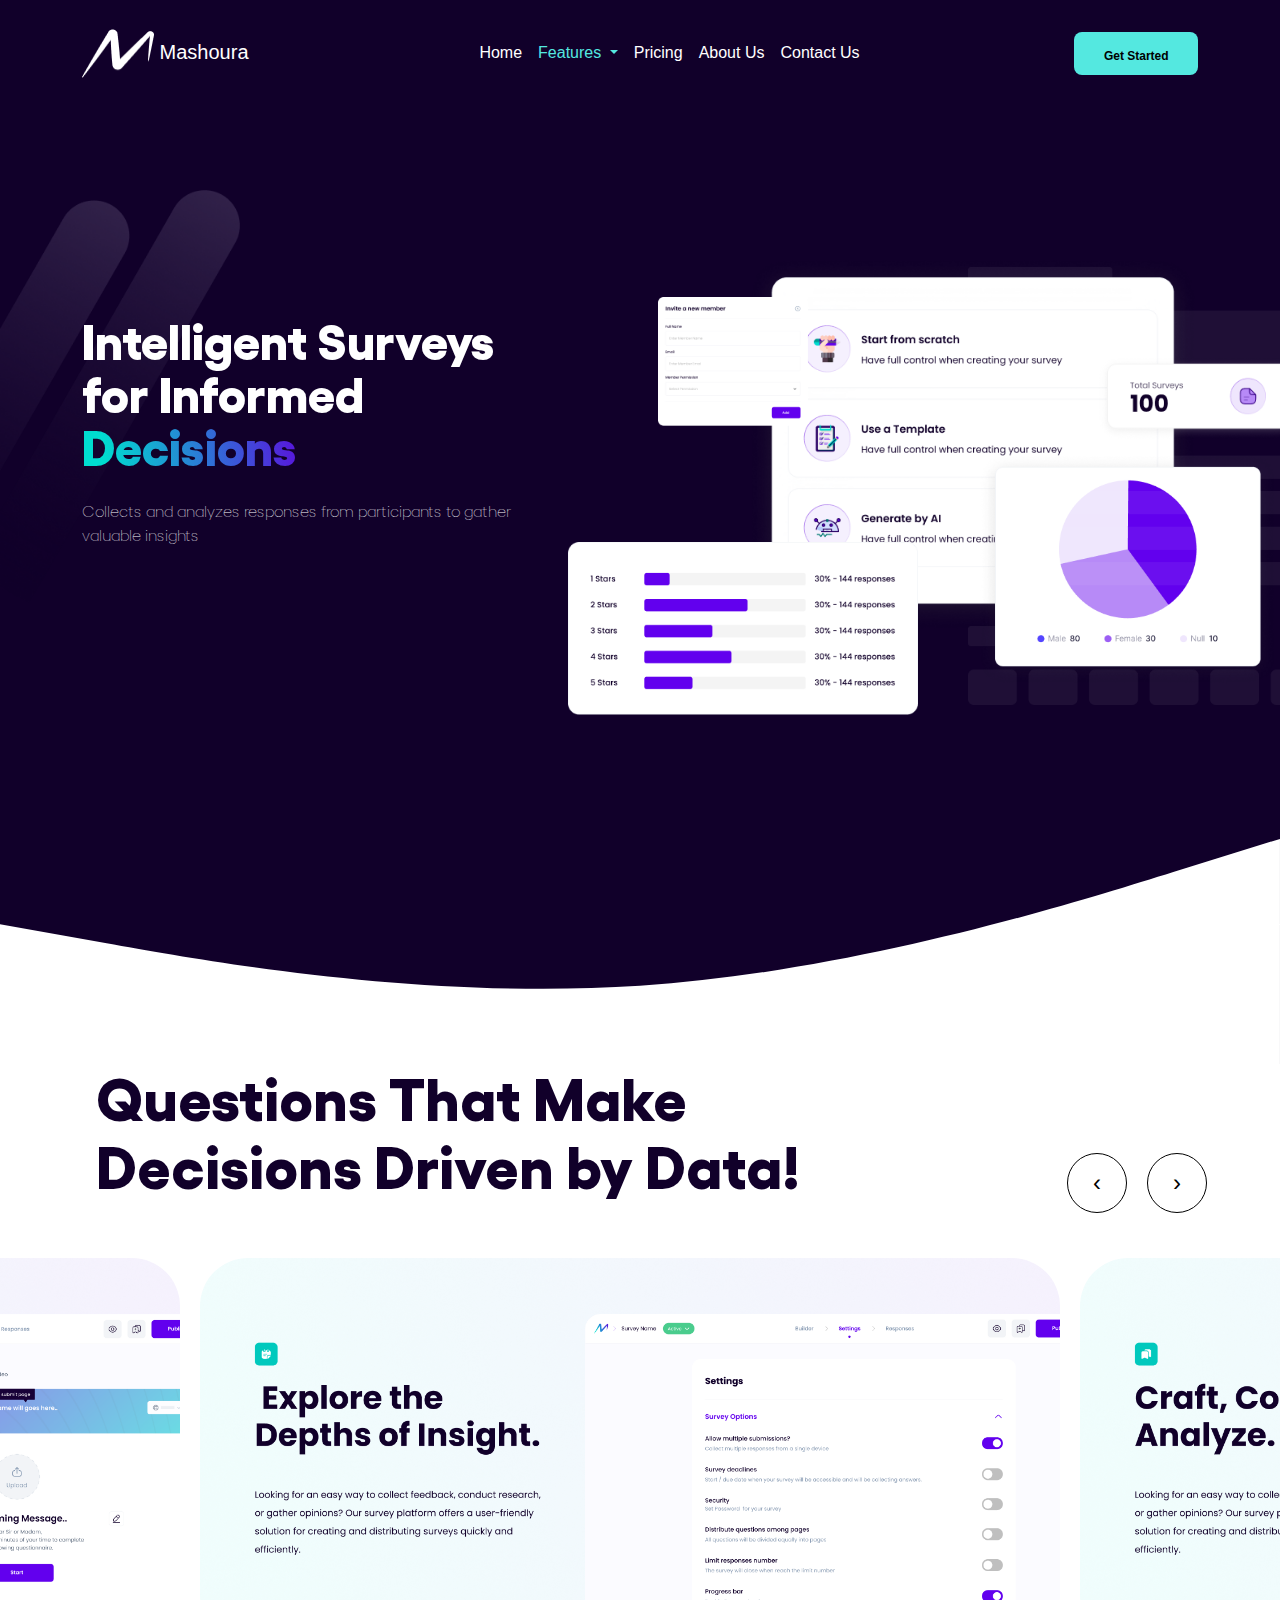
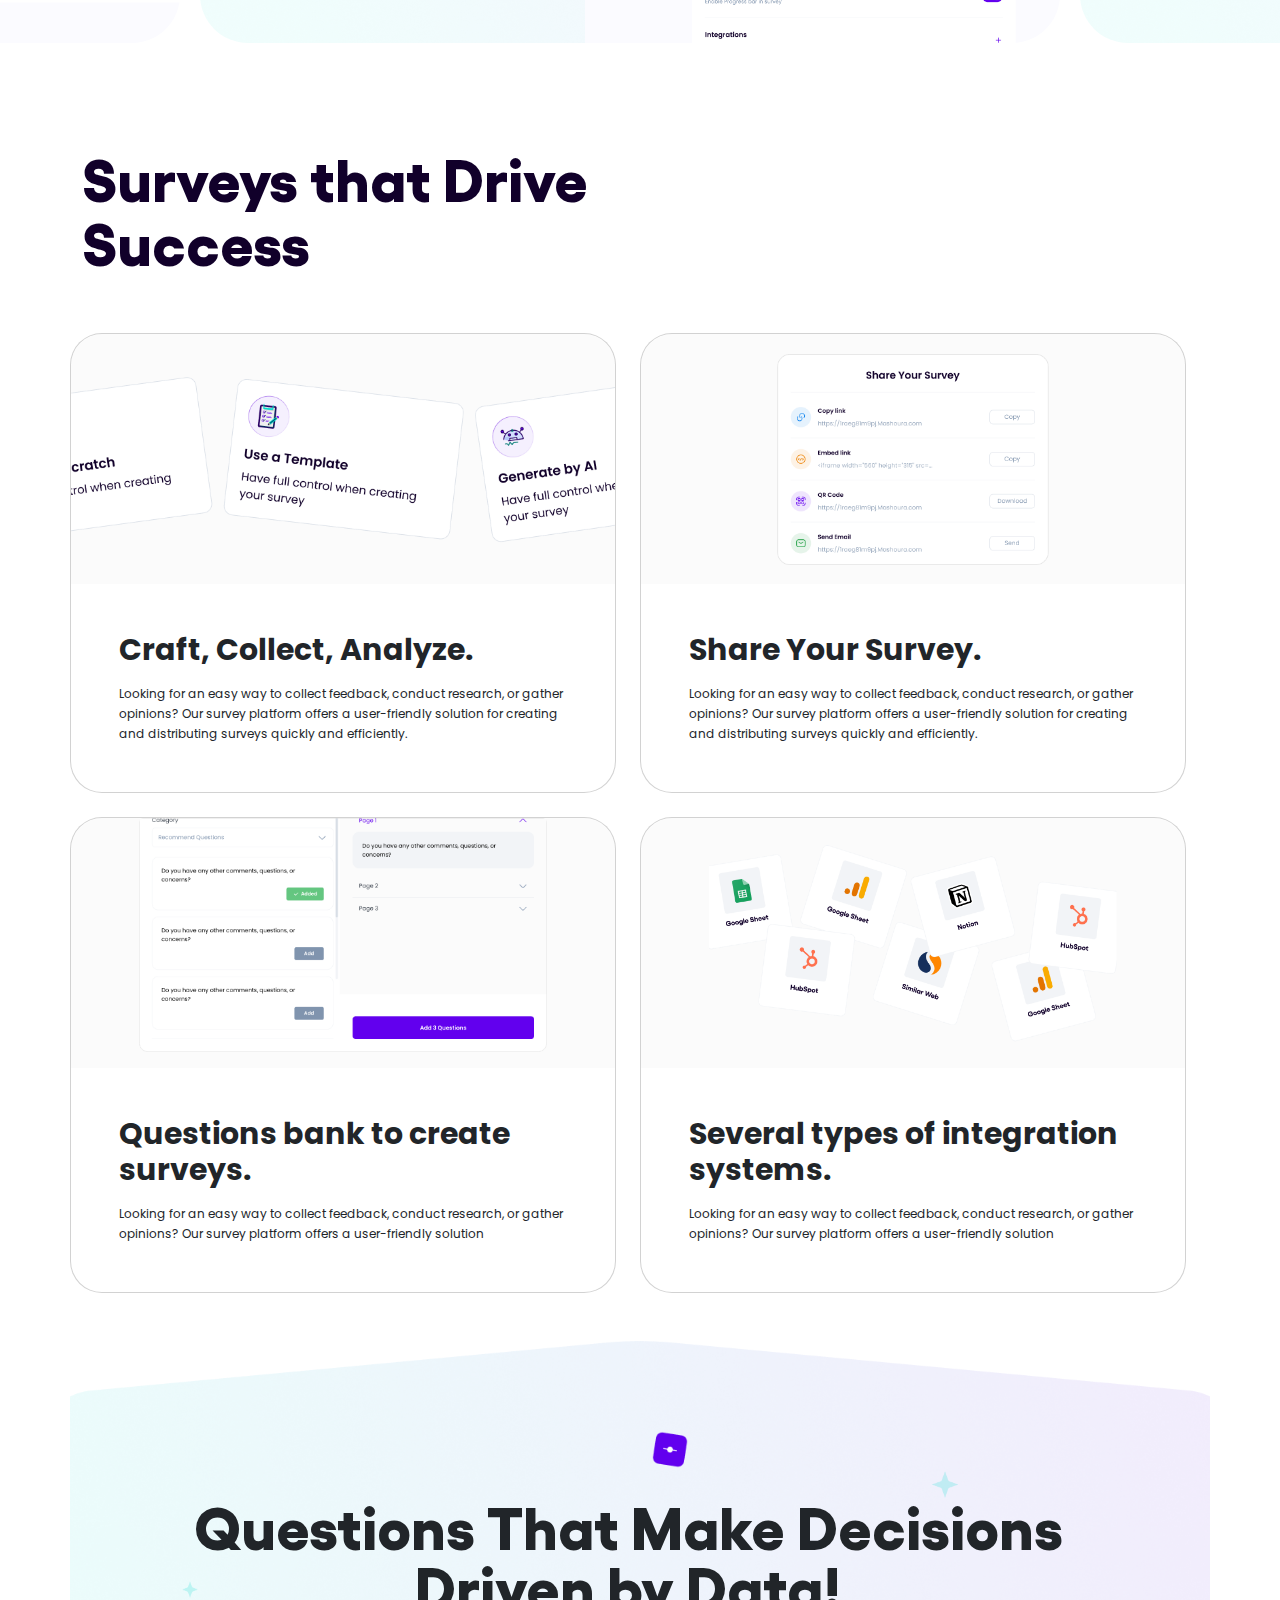
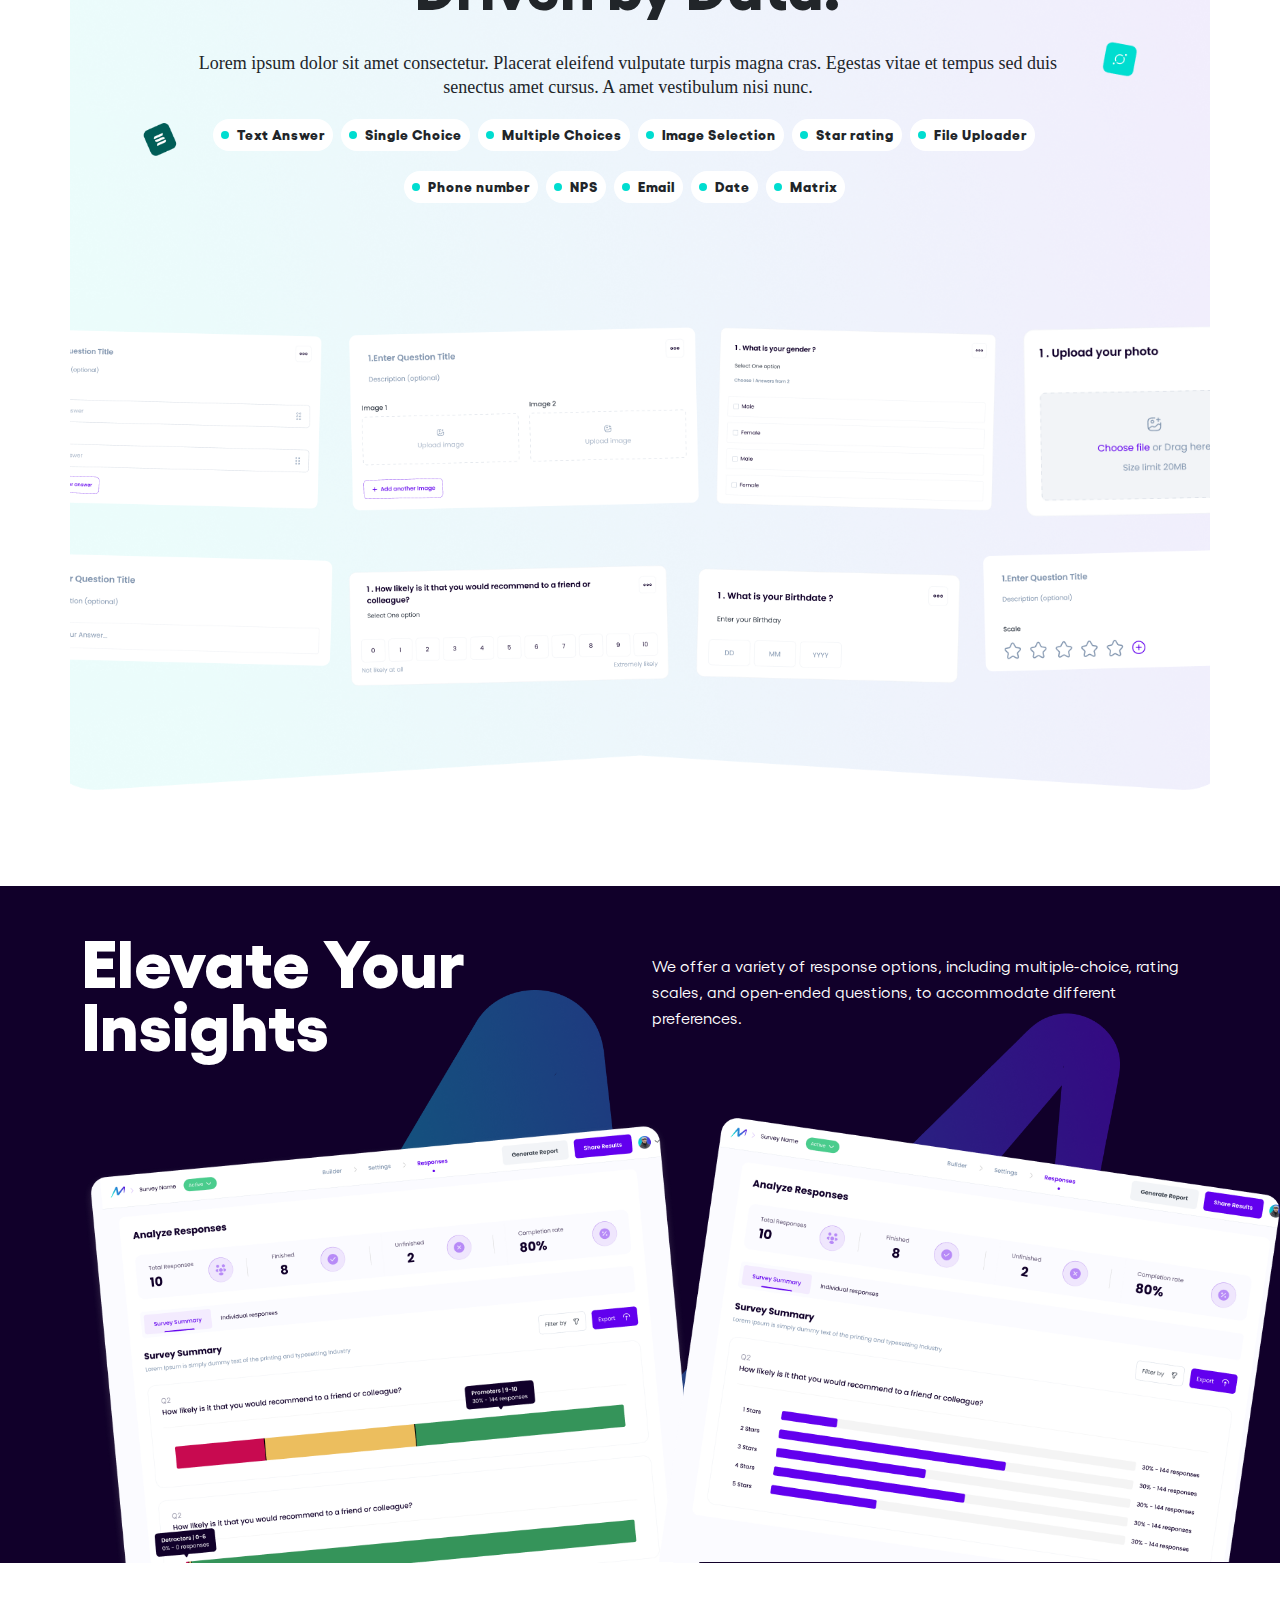
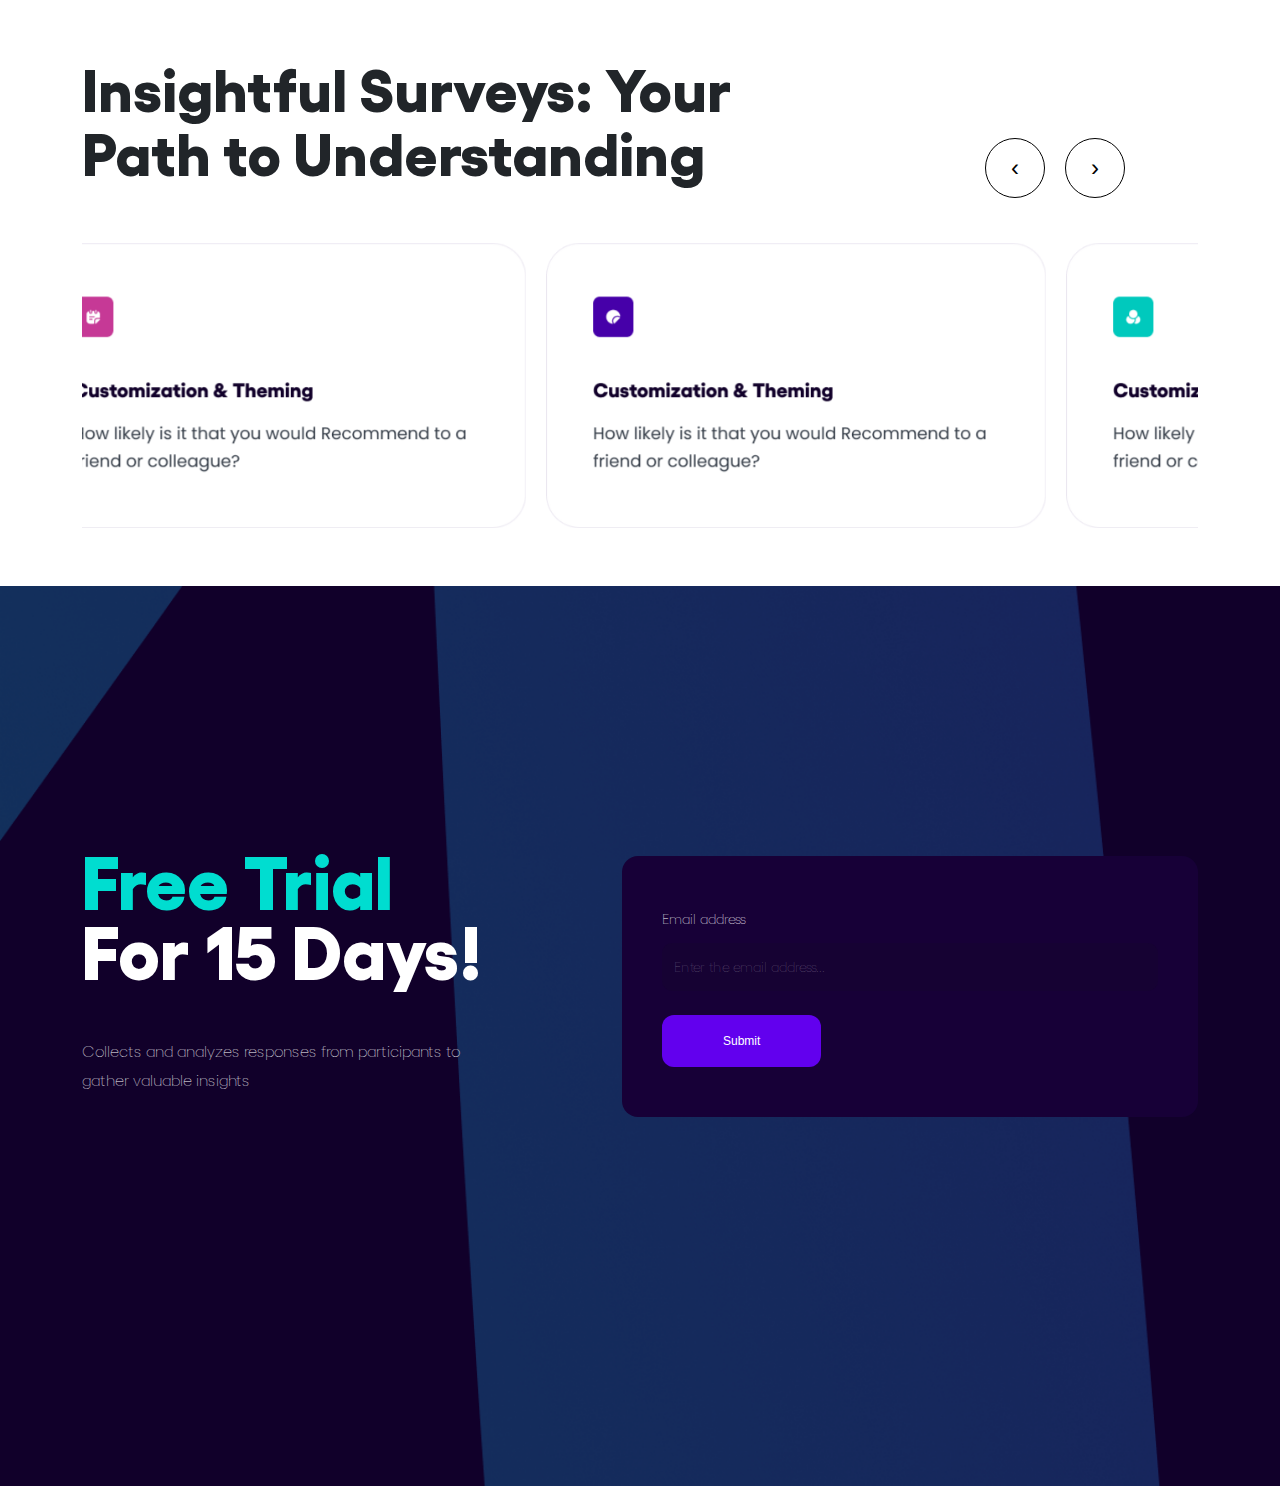
<file: featurs.html>
<!DOCTYPE html>
<html lang="en">

<head>
    <meta charset="UTF-8">
    <meta name="viewport" content="width=device-width, initial-scale=1.0">
    <title>Features</title>
    <link rel="preconnect" href="https://fonts.googleapis.com" />
    <link rel="preconnect" href="https://fonts.gstatic.com" crossorigin />
    <link
        href="https://fonts.googleapis.com/css2?family=Poppins:ital,wght@0,100;0,200;0,300;0,400;0,500;0,600;0,700;0,800;0,900;1,100;1,200;1,300;1,400;1,500;1,600;1,700;1,800;1,900&display=swap"
        rel="stylesheet" />
    <link rel="stylesheet" href="./css/owl.carousel.min.css">
    <link rel="stylesheet" href="./css/owl.theme.default.min.css">
    <link rel="stylesheet" href="./css/bootstrap.min.css" />
    <link rel="stylesheet" href="./css/shared.css" />
    <link rel="stylesheet" href="./css/featues.css">
    <script src="./js/jquery-3.6.2.min.js"></script>
    <script src="./js/owl.carousel.min.js"></script>
    <script src="./js/bootstrap.bundle.min.js"></script>
    <script defer src="./js/features.js"></script>
</head>

<body>

    <div class="hero position-relative">
        <!-- navbar -->
        <nav class="navbar navbar-expand-lg bg-transparent py-4">
            <div class="container">
                <a class="navbar-brand" href="#">
                    <img src="./images/logo.png" height="49px" width="72px" alt="Logo">
                    <span>Mashoura</span>
                </a>
                <button class="navbar-toggler" type="button" data-bs-toggle="collapse"
                    data-bs-target="#navbarSupportedContent" aria-controls="navbarSupportedContent"
                    aria-expanded="false" aria-label="Toggle navigation">
                    <span class="navbar-toggler-icon"></span>
                </button>
                <div class="collapse navbar-collapse" id="navbarSupportedContent">
                    <ul class="navbar-nav mx-auto mb-2 mb-lg-0">
                        <li class="nav-item">
                            <a class="nav-link " aria-current="page" href="./index.html">Home</a>
                        </li>
                        <li class="nav-item dropdown">
                            <a class="nav-link dropdown-toggle active" href="#" role="button" data-bs-toggle="dropdown"
                              aria-expanded="false">
                              Features
                            </a>
                            <ul class="dropdown-menu">
                              <li><a class="dropdown-item" href="#">General</a></li>
                              <li><a class="dropdown-item" href="./featurs.html">Question type</a></li>
              
                              <li>
                                <a class="dropdown-item" href="#">Survey responses</a>
                              </li>
                              <img src="../images/animoji.png" class="emoji-one" alt="">
                              <img src="../images/animoji 3.png" class="emoji-two" alt="">
              
                              <img src="../images/animoji (1).png" class="emoji-three" alt="">
              
                            </ul>
                          </li>
                        <li class="nav-item">
                            <a class="nav-link" href="#">Pricing</a>
                        </li>
                        <li class="nav-item">
                            <a class="nav-link" href="#">About Us</a>
                        </li>
                        <li class="nav-item">
                            <a class="nav-link" href="#">Contact Us</a>
                        </li>
                    </ul>
                    <button class="me-0 start-btn" type="button">Get Started</button>
                </div>
            </div>
        </nav>
        <div class="container">
            <div class="row  align-items-center justify-content-between ">
                <div class="col-md-5 col-sm-5 col-5 description py-5">
                    <div class="text">
                        <h1 class="position-relative ">Intelligent Surveys for Informed
                            <span>Decisions</span>
                        </h1>
                        <p class="my-4">Collects and analyzes responses from participants
                            to gather valuable insights</p>
                    </div>

                    <img src="./images/Rectangle 3463234.png" class="firstRectangle" alt="">
                    <img src="./images/Rectangle 3463232.png" class="secondRectangle" alt="">
                </div>
                <div class="col-md-7 col-sm-7 col-7 d-flex justify-content-end align-items-center">
                    <div class="gallery">
                        <img src="./images/Create a survey.png" class="firstImg me-0" alt="">
                        <img src="./images/100Frame.png" class="secondImg" alt="">
                        <img src="./images/Chart 5.png" class="thirdImg" alt="">
                        <img src="./images/Chart 4.png" class="fourthImg" alt="">
                        <img src="./images/101Form.png" class="fifthImg" alt="">
                        <img src="./images/bluredBg.png" class="bluredBg" alt="">
                    </div>

                </div>
            </div>
        </div>
        <svg xmlns="http://www.w3.org/2000/svg" viewBox="0 0 1440 320">
            <path fill="#fff" fill-opacity="1"
                d="M0,160L120,181.3C240,203,480,245,720,229.3C960,213,1200,139,1320,101.3L1440,64L1440,320L1320,320C1200,320,960,320,720,320C480,320,240,320,120,320L0,320Z">
            </path>
        </svg>

        <div class="WhiteBoard">

        </div>
    </div>
    <div class="question-making mt-0">



        <div class="container-fluid">
            <div class="row px-5">
                <h1 class="mx-5">Questions That Make Decisions Driven by Data!</h1>
            </div>
            <div class="row py-5 ">
                <div class="owl-carousel  owl-theme owl-loaded">
                    <div class="owl-stage-outer">
                        <div class="owl-stage">
                            <div class="owl-item">
                                <div class="sliderimg">
                                    <img src="../images/img-sliderone.png" class="w-100" alt="">
                                </div>
                            </div>
                            <div class="owl-item">
                                <div class="sliderimg">
                                    <img src="../images/img-slidertwo.png" class="w-100" alt="">
                                </div>
                            </div>
                            <div class="owl-item">
                                <div class="sliderimg">
                                    <img src="../images/img-sliderthree.png" class="w-100" alt="">
                                </div>
                            </div>
                        </div>
                    </div>


                </div>
            </div>
        </div>

        <div class="container  survey-success mt-5">
            <div class="row g-5  ">
                <h1>
                    Surveys that Drive Success
                </h1>
            <div class="row g-4  d-flex justify-content-between align-items-center">
                <div class="col-md-6 col-sm-6 col-12">
                    <div class="card" >
<div class="card-img d-flex justify-content-center align-items-center">
    <img src="./images/survey1.png" class="card-img-top  w-100"  alt="...">

</div>                        <div class="card-body p-5">
                          <h5 class="card-title">Craft, Collect, Analyze.</h5>
                          <p class="card-text">Looking for an easy way to collect feedback, conduct research, or gather opinions? Our survey platform offers a user-friendly solution for creating and distributing surveys quickly and efficiently.</p>
                        </div>
                      </div>
                </div>
                <div class="col-md-6 col-sm-6 col-12">
                    <div class="card" >
<div class="card-img d-flex justify-content-center align-items-center">
    <img src="./images/survey2.png" class="card-img-top  w-50"  alt="...">

</div>                        <div class="card-body p-5">
                          <h5 class="card-title">Share Your Survey.</h5>
                          <p class="card-text">Looking for an easy way to collect feedback, conduct research, or gather opinions? Our survey platform offers a user-friendly solution for creating and distributing surveys quickly and efficiently.</p>
                        </div>
                      </div>
                </div>
                <div class="col-md-6 col-sm-6 col-12">
                    <div class="card" >
<div class="card-img d-flex justify-content-center align-items-start">
    <img src="./images/survey3.png" class="card-img-top  w-75"  alt="...">

</div>                        <div class="card-body p-5">
                          <h5 class="card-title">Questions bank to create surveys.</h5>
                          <p class="card-text">Looking for an easy way to collect feedback, conduct research, or gather opinions? Our survey platform offers a user-friendly solution</p>
                        </div>
                      </div>
                </div>
                <div class="col-md-6 col-sm-6 col-12">
                    <div class="card" >
<div class="card-img d-flex justify-content-center align-items-center">
    <img src="./images/survey4.png" class="card-img-top  w-75"  alt="...">

</div>                        <div class="card-body p-5">
                          <h5 class="card-title">Several types of integration systems.</h5>
                          <p class="card-text">Looking for an easy way to collect feedback, conduct research, or gather opinions? Our survey platform offers a user-friendly solution</p>
                        </div>
                      </div>
                </div>
            </div>
            </div>
        </div>

    </div>
<div class="question-decision py-5">
<div class="container">
    <div class="row decisionEl py-5">
        <img src="./images/q-icon-star.png" class="Qstar-icon" alt="">
        <img src="./images/q-icon-star.png" class="Qstar-iconTwo" alt="">
 <img src="./images/q-icon1.png" class="q-iconOne" alt="">
 <img src="./images/q-icon2.png" class="q-iconTwo" alt="">
 <img src="./images/q-icon3.png" class="q-iconThree" alt="">
   <div class="row d-flex justify-content-center ">
    <div class="col-md-12">

        <div class="decision-text">
            <h1>Questions That Make Decisions 
                Driven by Data!</h1>
                <p>Lorem ipsum dolor sit amet consectetur. Placerat eleifend vulputate turpis magna cras. Egestas vitae et tempus sed duis senectus amet cursus. A amet vestibulum nisi nunc.</p>
              

<div class=" decision-container d-flex justify-content-center align-items-center">
    <div class="decision-item d-flex justify-content-between align-items-center">
        <div class="circle"></div>
       <div class="text ms-2"> Text Answer</div>
    </div>
    <div class="decision-item d-flex justify-content-between align-items-center">
        <div class="circle"></div>
       <div class="text ms-2"> Single Choice</div>
    </div>
    <div class="decision-item d-flex justify-content-between align-items-center">
        <div class="circle"></div>
       <div class="text ms-2"> Multiple Choices</div>
    </div>
    <div class="decision-item d-flex justify-content-between align-items-center">
        <div class="circle"></div>
       <div class="text ms-2"> Image Selection</div>
    </div>
    <div class="decision-item d-flex justify-content-between align-items-center">
        <div class="circle"></div>
       <div class="text ms-2"> Star rating</div>
    </div>
    <div class="decision-item d-flex justify-content-between align-items-center">
        <div class="circle"></div>
       <div class="text ms-2">File Uploader</div>
    </div>
    <div class="decision-container d-flex justify-content-between align-items-center">
        <div class="decision-item d-flex justify-content-between align-items-center">
            <div class="circle"></div>
           <div class="text ms-2"> Phone number</div>
        </div>
        <div class="decision-item d-flex justify-content-between align-items-center">
            <div class="circle"></div>
           <div class="text ms-2"> NPS</div>
        </div>
        <div class="decision-item d-flex justify-content-between align-items-center">
            <div class="circle"></div>
           <div class="text ms-2"> Email</div>
        </div>
        <div class="decision-item d-flex justify-content-between align-items-center">
            <div class="circle"></div>
           <div class="text ms-2"> Date</div>
        </div>
        <div class="decision-item d-flex justify-content-between align-items-center">
            <div class="circle"></div>
           <div class="text ms-2"> Matrix</div>
        </div>
        
    
    </div>

</div>



        </div>


</div>
   </div>
<div class="container-fluid ">
<div class="row justify-content-center mb-5  align-items-center formsEl flex-wrap">
<div class="col-md-3">
<div class="form-item">
    <img src="./images/form1.png" class="form-imgOne" alt="">

</div>

</div>
<div class="col-md-3 ">
<div class="form-item">
   <img src="./images/form2.png"  class="form-imgTwo" alt="">
</div>

</div>
<div class="col-md-3 ">
    <div class="form-item">
        <img src="./images/form3.png" class="form-imgThree" alt="">
    </div>
    
    </div>
    <div class="col-md-3 ">
        <div class="form-item">
            <img src="./images/form4.png" class="form-imgFour" alt="">
        </div>
        
        </div>

<div class="col-md-3">

<div class="form-item">
    <img src="./images/form5.png" class="form-imgFive" alt="">

</div>
</div>
<div class="col-md-3">
<div class="form-item">
    <img src="./images/form6.png" class="form-imgSix" alt="">

</div>
</div>
<div class="col-md-3">
    <div class="form-item">
        <img src="./images/form7.png" class="form-imgSeven" alt="">
    
    </div>
    </div>
    <div class="col-md-3">
        <div class="form-item">
            <img src="./images/form8.png" class="form-imgEight" alt="">
        
        </div>
        </div>
</div>


</div>
    </div>
</div>

</div>

<div class="survey-summary ">
    <div class="container mt-5">
<div class="row justify-content-between align-items-center">
    <div class="col-md-6 py-5">
        <h1>Elevate Your Insights</h1>
    </div>
    <div class="col-md-6"><p>We offer a variety of response options, including multiple-choice, rating scales, and open-ended questions, to accommodate different preferences.</p></div>
</div>
<div class="row">
<div class="col-md-6">
    <img src="./images/survey-summary2.png" class="imgSummaryOne" alt="">

</div>
<div class="col-md-6">
    <img src="./images/survey-summary1.png" class="imgSummaryTwo" alt="">

</div>
</div>
    </div>
</div>

<div class="survey-slider py-5">
    <div class="container">
   <div class="row py-5">
    <h1>Insightful Surveys: Your Path to Understanding
    </h1>
   </div>

        <div class="row">
            <div class="owl-carousel survey-carousel  owl-theme owl-loaded">
                <div class="owl-stage-outer">
                    <div class="owl-stage">
                        <div class="owl-item">
                            <div class="survey-sliderImg">
                                <img src="../images/slider-img-one.png"  alt="">
                            </div>
                        </div>
                        
                        <div class="owl-item">
                            <div class="survey-sliderImg">
                                <img src="../images/slider-img-two.png" alt="">
                            </div>
                        </div>
                        
                        <div class="owl-item">
                            <div class="survey-sliderImg">
                                <img src="../images/slider-img3.png"  alt="">
                            </div>
                        </div>
                        
                        <div class="owl-item">
                            <div class="survey-sliderImg">
                                <img src="../images/slider-img-4.png"  alt="">
                            </div>
                        </div>
                        <div class="owl-item">
                            <div class="survey-sliderImg">
                                <img src="../images/slider-img5.png"  alt="">
                            </div>
                        </div>
                      
                </div>


            </div>
        </div>
    </div>
</div>
</div>
<div class="free-trial py-5 position-relative">

    <div class="container py-4">
      <div class="row my-5  align-items-center">
        <div class="col-md-6 col-sm-12 my-5 trial-description">
          <h1>
            <span>
              Free Trial
            </span>
            <br>
            For 15 Days!
          </h1>
          <p class="mt-5">Collects and analyzes responses from participants
            to gather valuable insights</p>
        </div>
        <div class="col-md-6 col-sm-12 trial-mail">

          <div class="mail-box">
            <form>
              <div class="mb-3">
                <label for="exampleInputEmail1" class="form-label">Email address</label>
                <input type="email" class="form-control" placeholder="Enter the email address..."
                  id="exampleInputEmail1" aria-describedby="emailHelp">
              </div>

              <button type="button" class="btn mt-2">Submit</button>
            </form>
          </div>
        </div>
      </div>
    </div>

  </div>
</body>

</html>
</file>
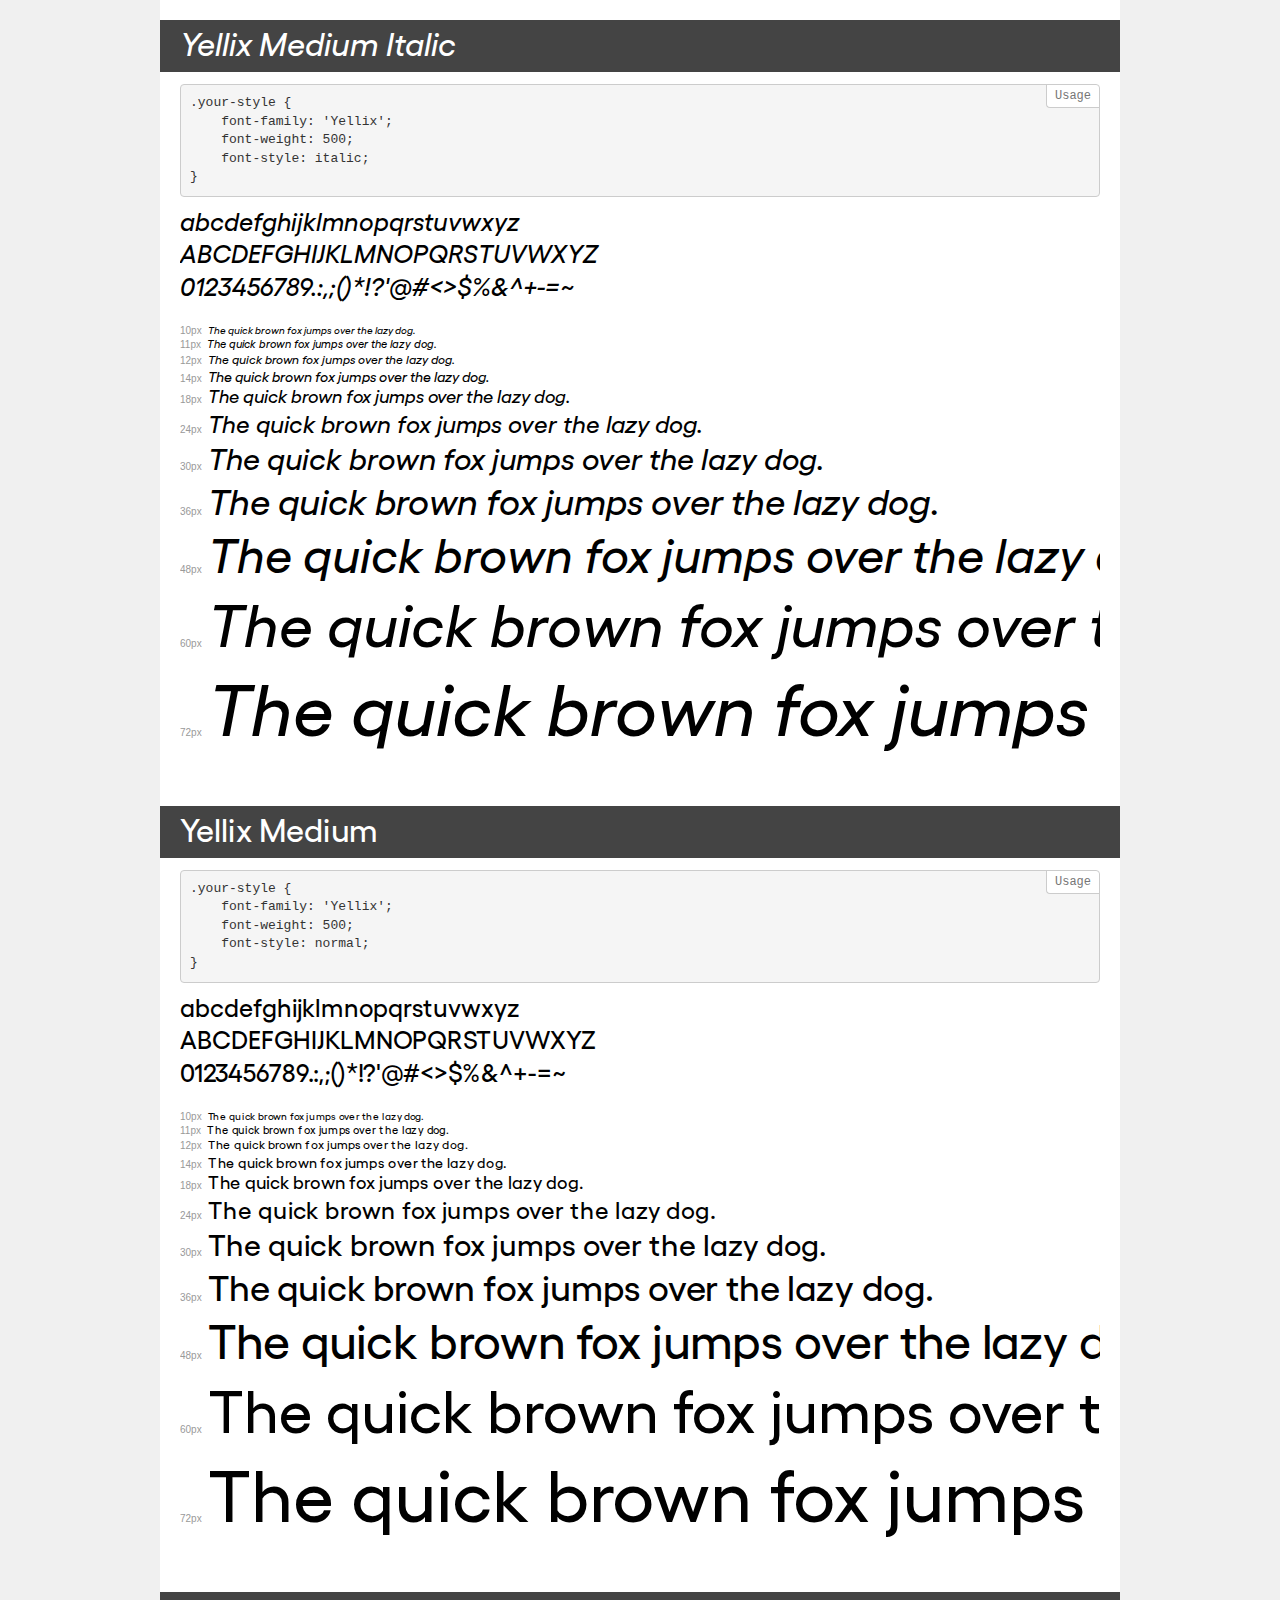
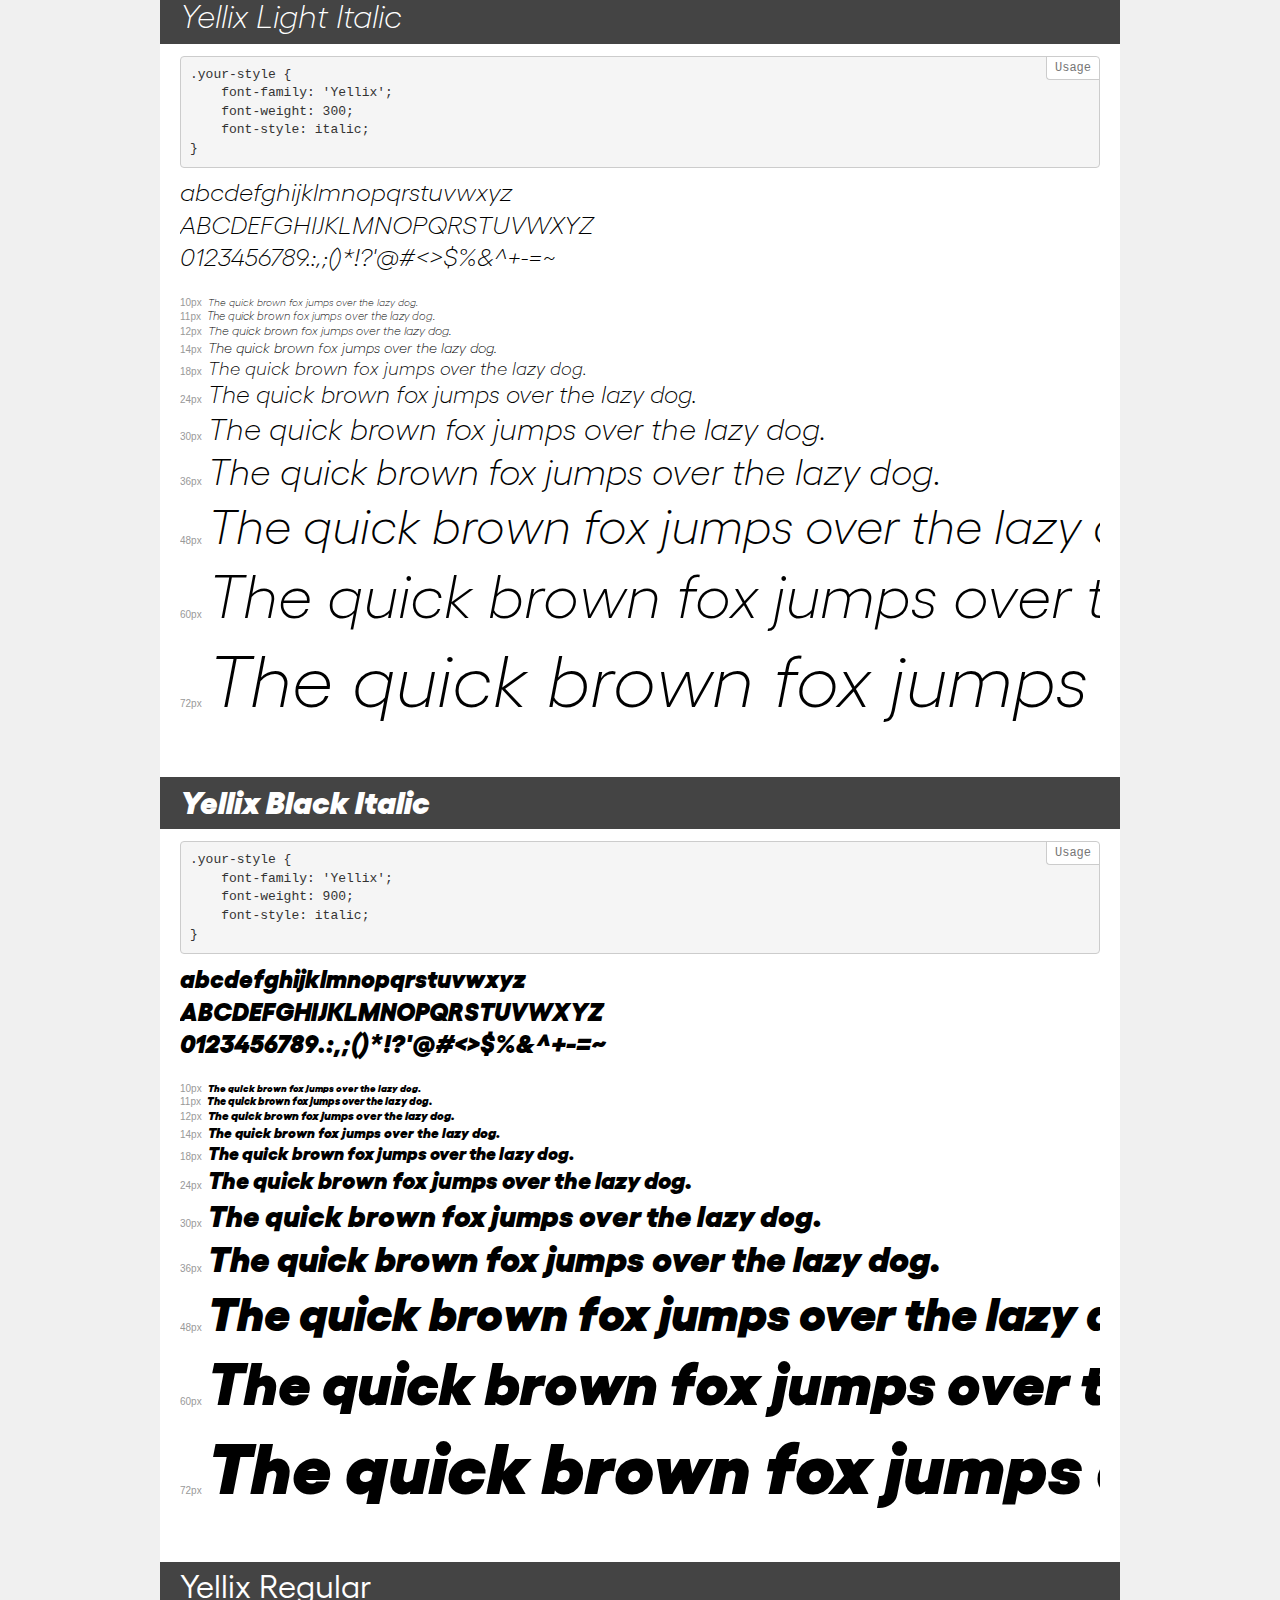
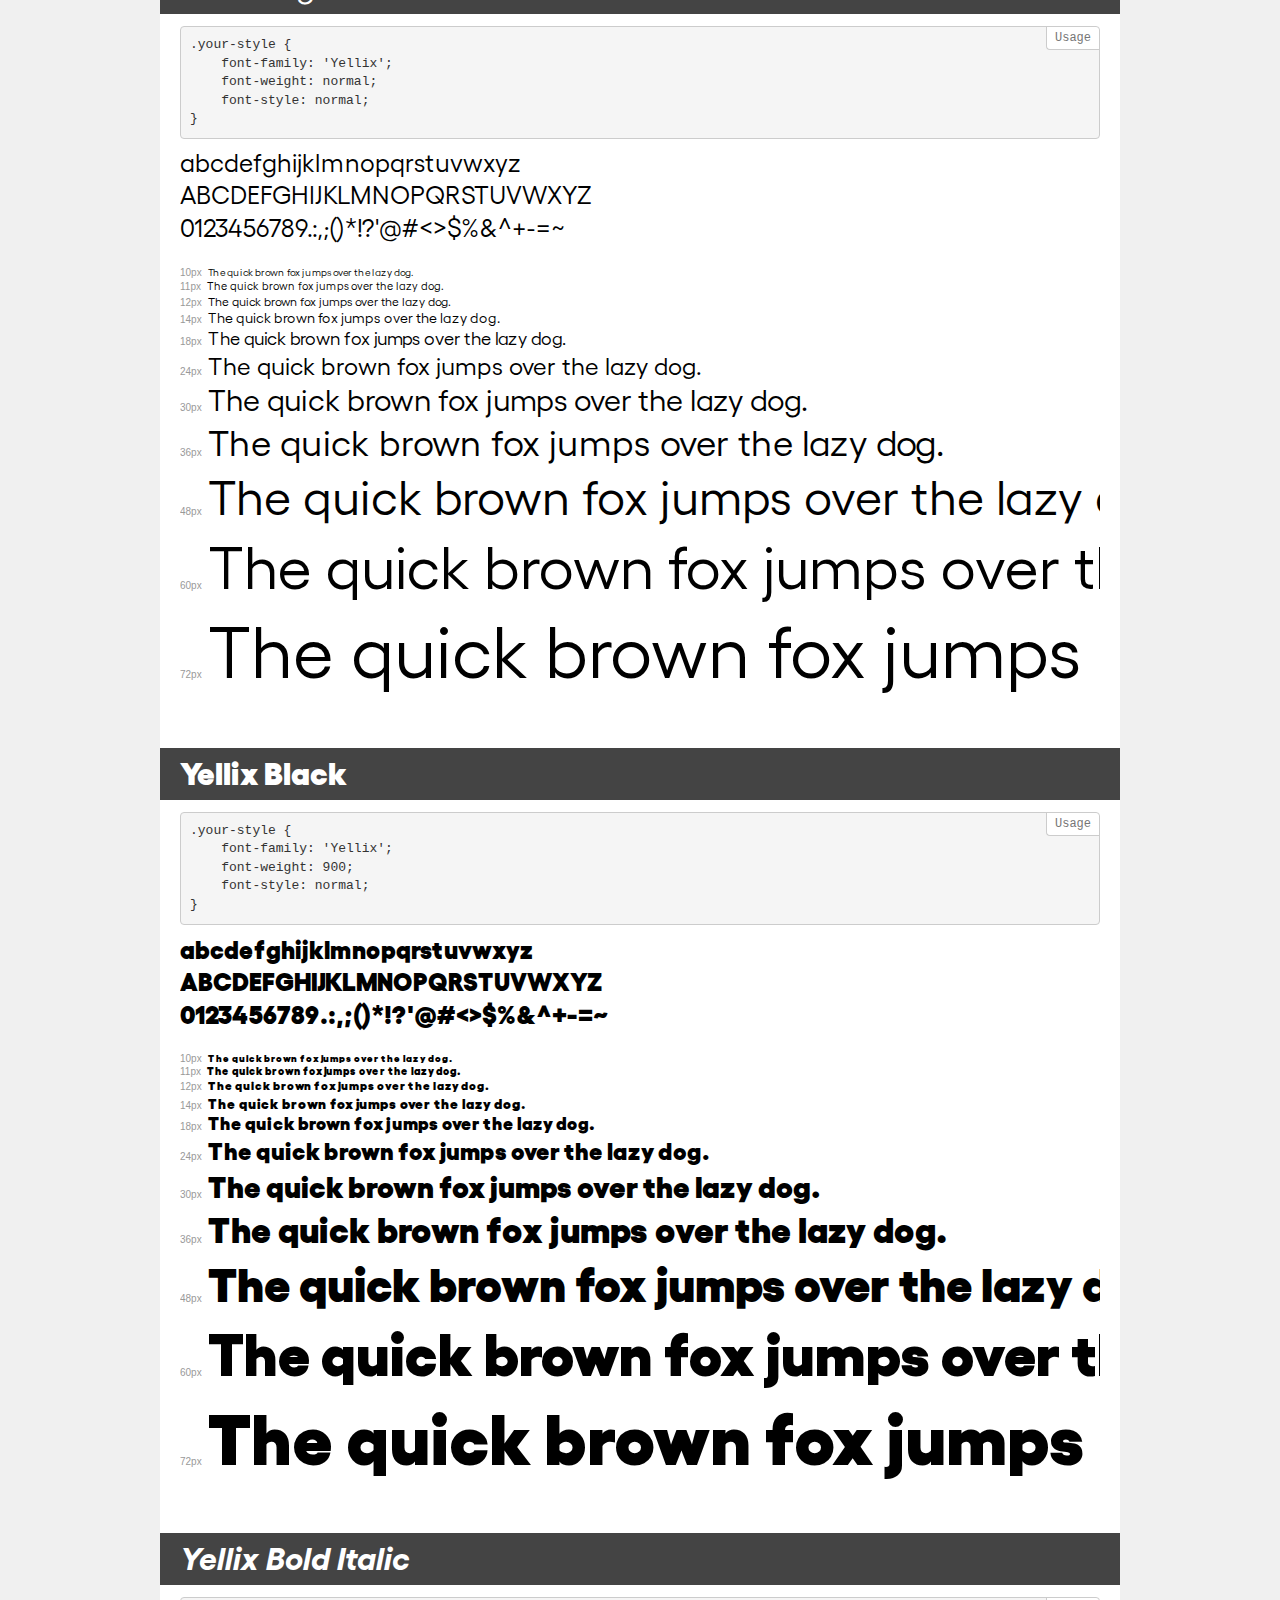
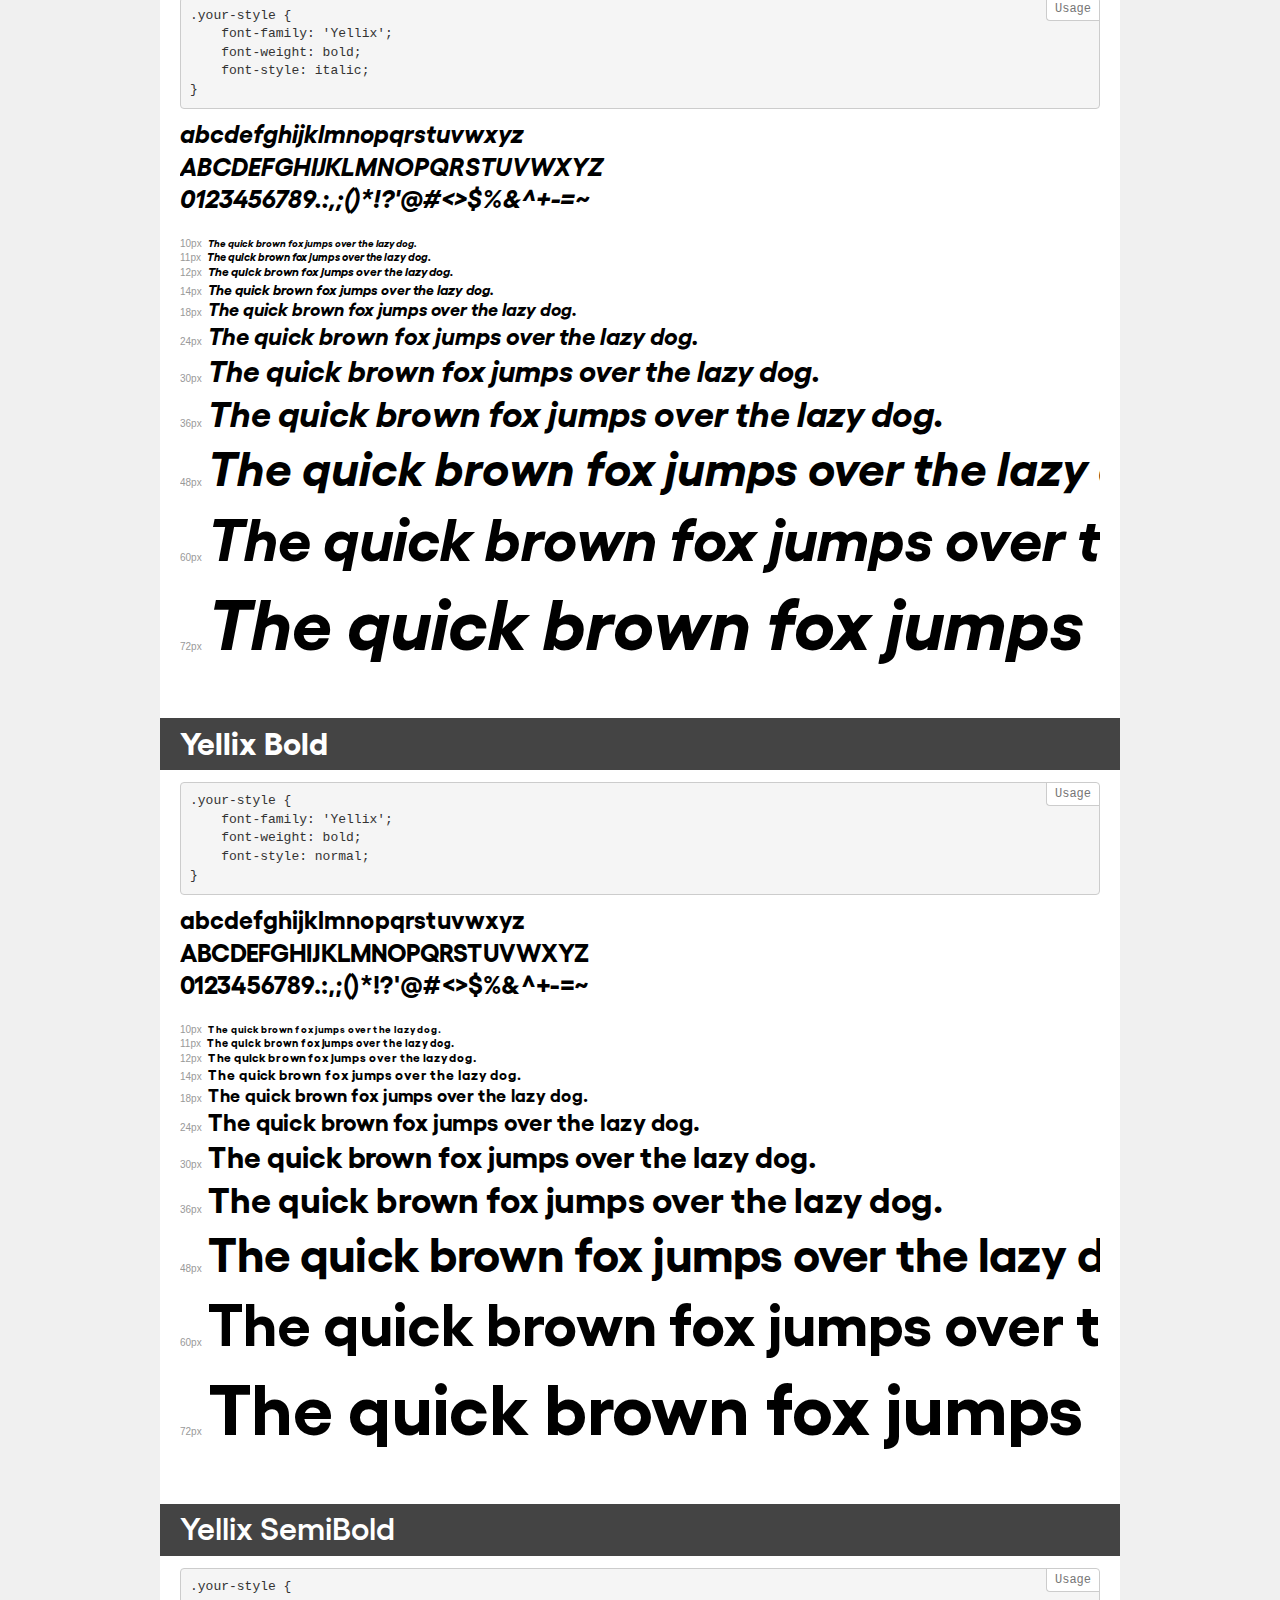
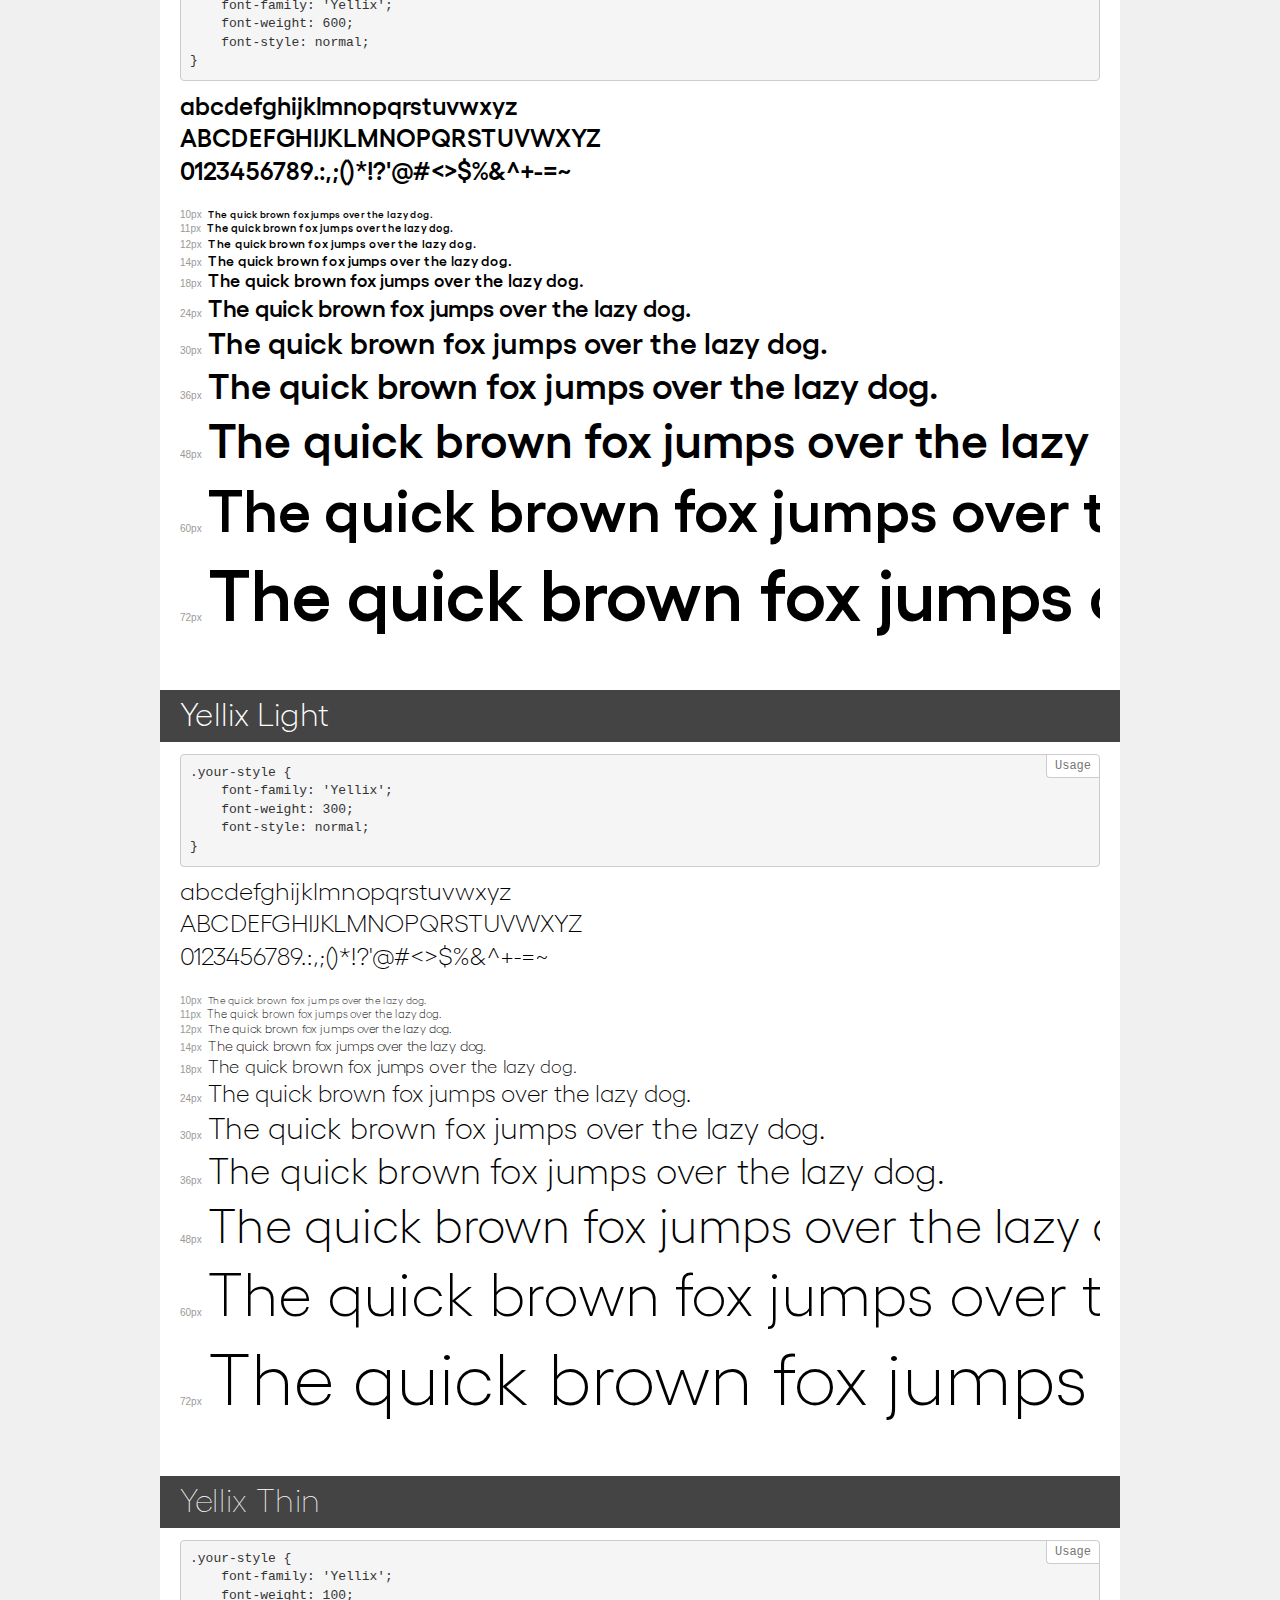
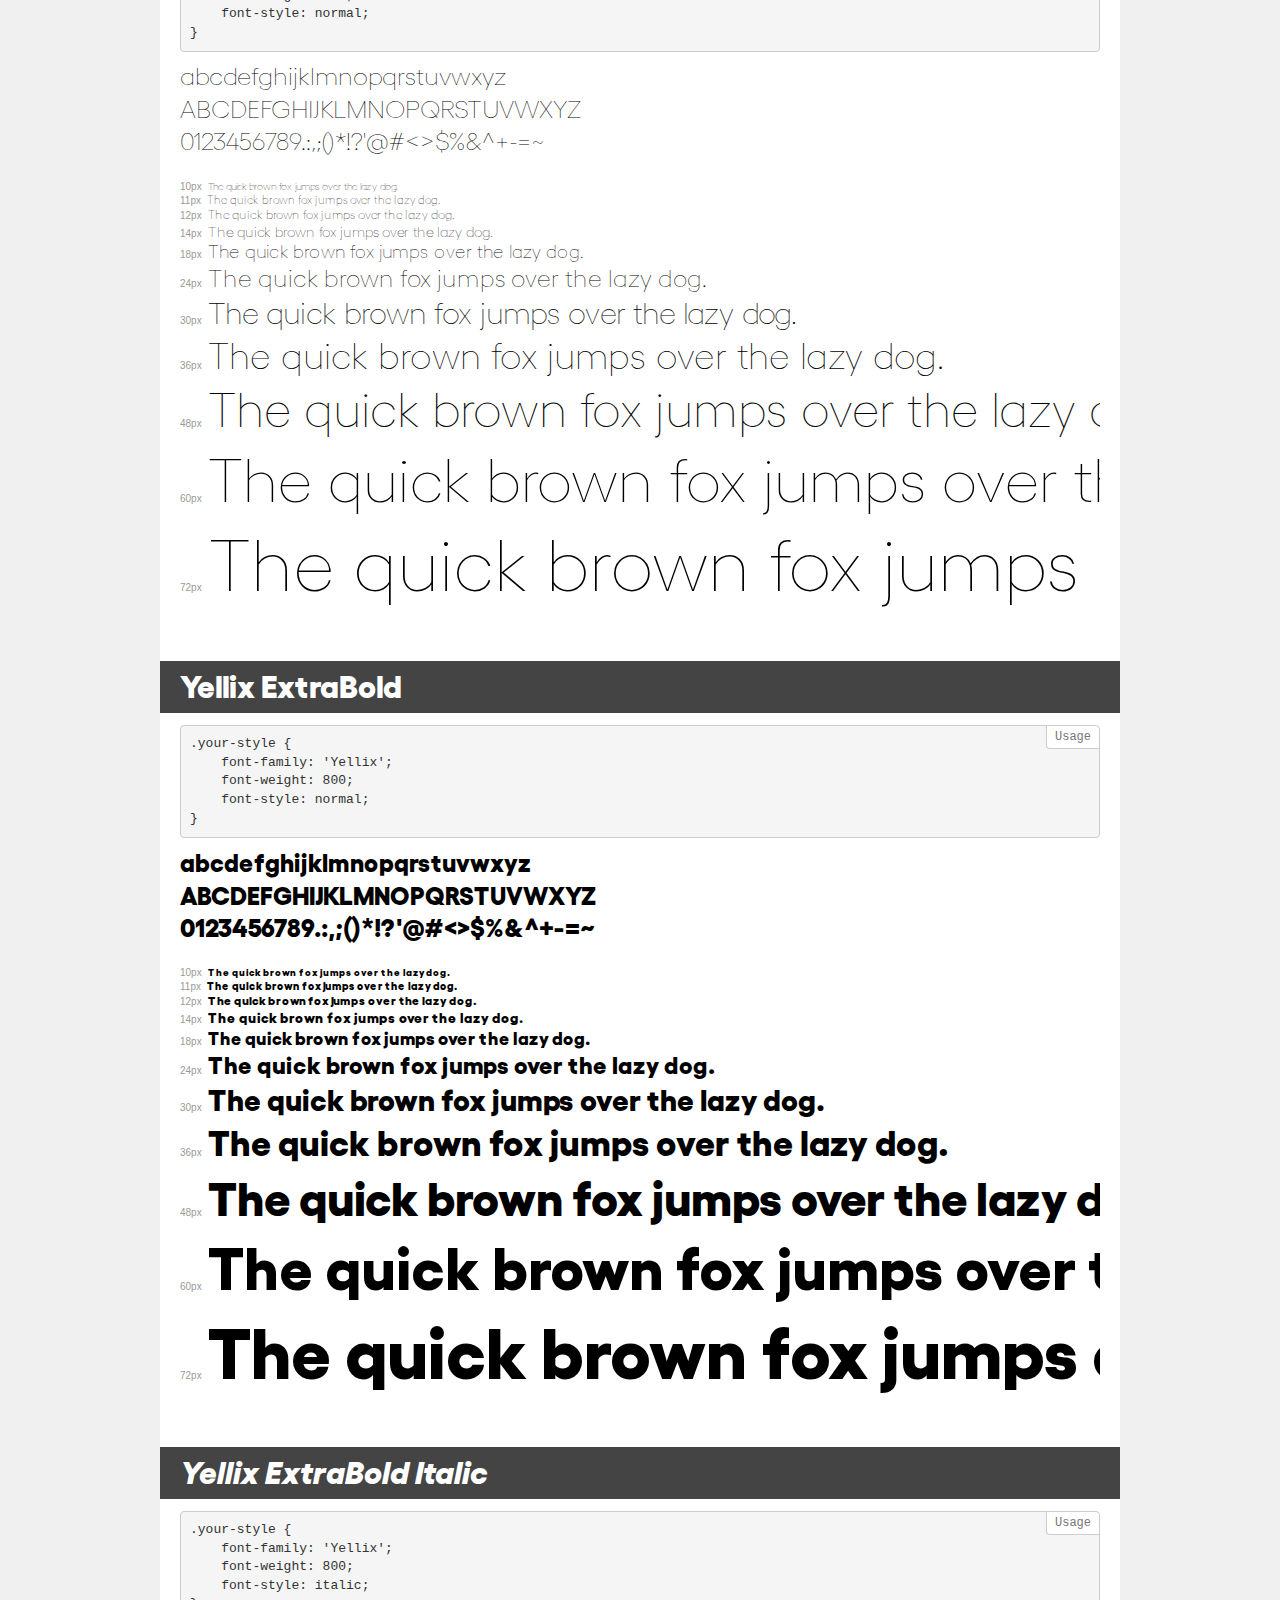
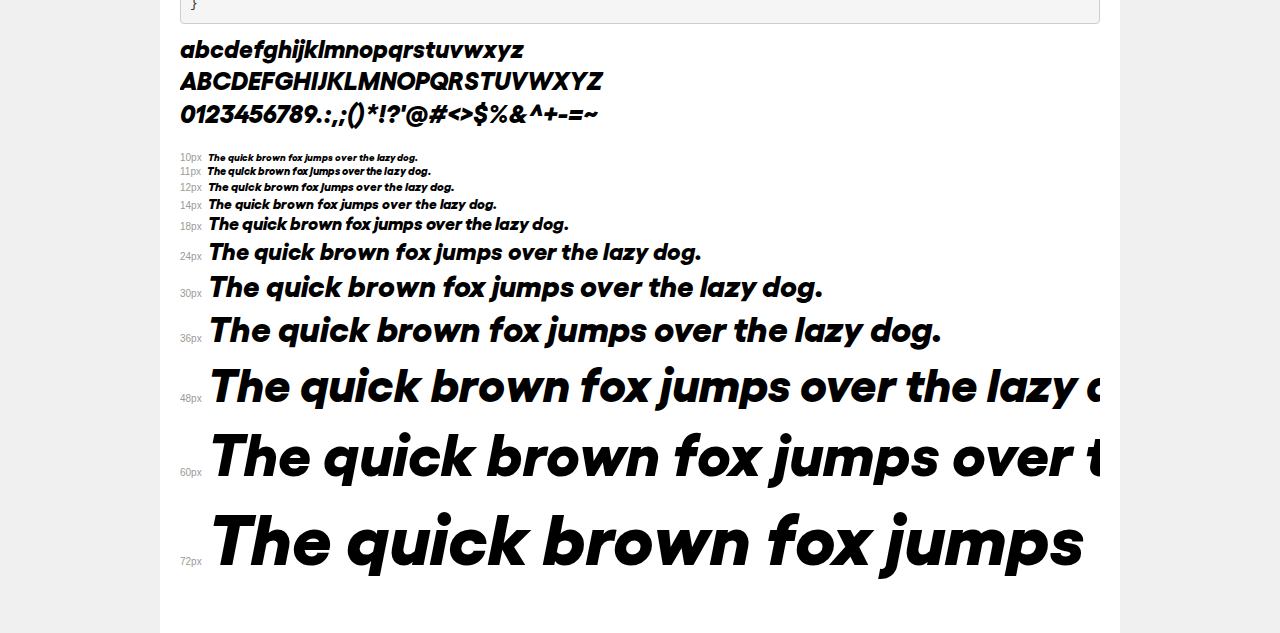
<file: font/demo.html>
<!DOCTYPE html>
<html lang="en">
<head>
    <meta charset="utf-8">
    <meta http-equiv="X-UA-Compatible" content="IE=edge">
    <meta name="viewport" content="width=device-width, initial-scale=1">
    <meta name="robots" content="noindex, noarchive">
    <meta name="format-detection" content="telephone=no">
    <title>Transfonter demo</title>
    <link href="stylesheet.css" rel="stylesheet">
    <style>
        /*
        http://meyerweb.com/eric/tools/css/reset/
        v2.0 | 20110126
        License: none (public domain)
        */
        html, body, div, span, applet, object, iframe,
        h1, h2, h3, h4, h5, h6, p, blockquote, pre,
        a, abbr, acronym, address, big, cite, code,
        del, dfn, em, img, ins, kbd, q, s, samp,
        small, strike, strong, sub, sup, tt, var,
        b, u, i, center,
        dl, dt, dd, ol, ul, li,
        fieldset, form, label, legend,
        table, caption, tbody, tfoot, thead, tr, th, td,
        article, aside, canvas, details, embed,
        figure, figcaption, footer, header, hgroup,
        menu, nav, output, ruby, section, summary,
        time, mark, audio, video {
            margin: 0;
            padding: 0;
            border: 0;
            font-size: 100%;
            font: inherit;
            vertical-align: baseline;
        }
        /* HTML5 display-role reset for older browsers */
        article, aside, details, figcaption, figure,
        footer, header, hgroup, menu, nav, section {
            display: block;
        }
        body {
            line-height: 1;
        }
        ol, ul {
            list-style: none;
        }
        blockquote, q {
            quotes: none;
        }
        blockquote:before, blockquote:after,
        q:before, q:after {
            content: '';
            content: none;
        }
        table {
            border-collapse: collapse;
            border-spacing: 0;
        }
        /* demo styles */
        body {
            background: #f0f0f0;
            color: #000;
        }
        .page {
            background: #fff;
            width: 920px;
            margin: 0 auto;
            padding: 20px 20px 0 20px;
            overflow: hidden;
        }
        .font-container {
            overflow-x: auto;
            overflow-y: hidden;
            margin-bottom: 40px;
            line-height: 1.3;
            white-space: nowrap;
            padding-bottom: 5px;
        }
        h1 {
            position: relative;
            background: #444;
            font-size: 32px;
            color: #fff;
            padding: 10px 20px;
            margin: 0 -20px 12px -20px;
        }
        .letters {
            font-size: 25px;
            margin-bottom: 20px;
        }
        .s10:before {
            content: '10px';
        }
        .s11:before {
            content: '11px';
        }
        .s12:before {
            content: '12px';
        }
        .s14:before {
            content: '14px';
        }
        .s18:before {
            content: '18px';
        }
        .s24:before {
            content: '24px';
        }
        .s30:before {
            content: '30px';
        }
        .s36:before {
            content: '36px';
        }
        .s48:before {
            content: '48px';
        }
        .s60:before {
            content: '60px';
        }
        .s72:before {
            content: '72px';
        }
        .s10:before, .s11:before, .s12:before, .s14:before,
        .s18:before, .s24:before, .s30:before, .s36:before,
        .s48:before, .s60:before, .s72:before {
            font-family: Arial, sans-serif;
            font-size: 10px;
            font-weight: normal;
            font-style: normal;
            color: #999;
            padding-right: 6px;
        }
        pre {
            display: block;
            position: relative;
            padding: 9px;
            margin: 0 0 10px;
            font-family: Monaco, Menlo, Consolas, "Courier New", monospace;
            font-size: 13px;
            line-height: 1.428571429;
            color: #333;
            font-weight: normal;
            font-style: normal;
            background-color: #f5f5f5;
            border: 1px solid #ccc;
            overflow-x: auto;
            border-radius: 4px;
        }
        pre:after {
            display: block;
            position: absolute;
            right: 0;
            top: 0;
            content: 'Usage';
            line-height: 1;
            padding: 5px 8px;
            font-size: 12px;
            color: #767676;
            background-color: #fff;
            border: 1px solid #ccc;
            border-right: none;
            border-top: none;
            border-radius: 0 4px 0 4px;
            z-index: 10;
        }
        /* responsive */
        @media (max-width: 959px) {
            .page {
                width: auto;
                margin: 0;
            }
        }
    </style>
</head>
<body>
<div class="page">
    <div class="demo">
        <h1 style="font-family: 'Yellix'; font-weight: 500; font-style: italic;">Yellix Medium Italic</h1>
        <pre>.your-style {
    font-family: 'Yellix';
    font-weight: 500;
    font-style: italic;
}</pre>
        <div class="font-container" style="font-family: 'Yellix'; font-weight: 500; font-style: italic;">
            <p class="letters">
                abcdefghijklmnopqrstuvwxyz<br>
ABCDEFGHIJKLMNOPQRSTUVWXYZ<br>
                0123456789.:,;()*!?'@#<>$%&^+-=~
            </p>
            <p class="s10" style="font-size: 10px;">The quick brown fox jumps over the lazy dog.</p>
            <p class="s11" style="font-size: 11px;">The quick brown fox jumps over the lazy dog.</p>
            <p class="s12" style="font-size: 12px;">The quick brown fox jumps over the lazy dog.</p>
            <p class="s14" style="font-size: 14px;">The quick brown fox jumps over the lazy dog.</p>
            <p class="s18" style="font-size: 18px;">The quick brown fox jumps over the lazy dog.</p>
            <p class="s24" style="font-size: 24px;">The quick brown fox jumps over the lazy dog.</p>
            <p class="s30" style="font-size: 30px;">The quick brown fox jumps over the lazy dog.</p>
            <p class="s36" style="font-size: 36px;">The quick brown fox jumps over the lazy dog.</p>
            <p class="s48" style="font-size: 48px;">The quick brown fox jumps over the lazy dog.</p>
            <p class="s60" style="font-size: 60px;">The quick brown fox jumps over the lazy dog.</p>
            <p class="s72" style="font-size: 72px;">The quick brown fox jumps over the lazy dog.</p>
        </div>
    </div>
    <div class="demo">
        <h1 style="font-family: 'Yellix'; font-weight: 500; font-style: normal;">Yellix Medium</h1>
        <pre>.your-style {
    font-family: 'Yellix';
    font-weight: 500;
    font-style: normal;
}</pre>
        <div class="font-container" style="font-family: 'Yellix'; font-weight: 500; font-style: normal;">
            <p class="letters">
                abcdefghijklmnopqrstuvwxyz<br>
ABCDEFGHIJKLMNOPQRSTUVWXYZ<br>
                0123456789.:,;()*!?'@#<>$%&^+-=~
            </p>
            <p class="s10" style="font-size: 10px;">The quick brown fox jumps over the lazy dog.</p>
            <p class="s11" style="font-size: 11px;">The quick brown fox jumps over the lazy dog.</p>
            <p class="s12" style="font-size: 12px;">The quick brown fox jumps over the lazy dog.</p>
            <p class="s14" style="font-size: 14px;">The quick brown fox jumps over the lazy dog.</p>
            <p class="s18" style="font-size: 18px;">The quick brown fox jumps over the lazy dog.</p>
            <p class="s24" style="font-size: 24px;">The quick brown fox jumps over the lazy dog.</p>
            <p class="s30" style="font-size: 30px;">The quick brown fox jumps over the lazy dog.</p>
            <p class="s36" style="font-size: 36px;">The quick brown fox jumps over the lazy dog.</p>
            <p class="s48" style="font-size: 48px;">The quick brown fox jumps over the lazy dog.</p>
            <p class="s60" style="font-size: 60px;">The quick brown fox jumps over the lazy dog.</p>
            <p class="s72" style="font-size: 72px;">The quick brown fox jumps over the lazy dog.</p>
        </div>
    </div>
    <div class="demo">
        <h1 style="font-family: 'Yellix'; font-weight: 300; font-style: italic;">Yellix Light Italic</h1>
        <pre>.your-style {
    font-family: 'Yellix';
    font-weight: 300;
    font-style: italic;
}</pre>
        <div class="font-container" style="font-family: 'Yellix'; font-weight: 300; font-style: italic;">
            <p class="letters">
                abcdefghijklmnopqrstuvwxyz<br>
ABCDEFGHIJKLMNOPQRSTUVWXYZ<br>
                0123456789.:,;()*!?'@#<>$%&^+-=~
            </p>
            <p class="s10" style="font-size: 10px;">The quick brown fox jumps over the lazy dog.</p>
            <p class="s11" style="font-size: 11px;">The quick brown fox jumps over the lazy dog.</p>
            <p class="s12" style="font-size: 12px;">The quick brown fox jumps over the lazy dog.</p>
            <p class="s14" style="font-size: 14px;">The quick brown fox jumps over the lazy dog.</p>
            <p class="s18" style="font-size: 18px;">The quick brown fox jumps over the lazy dog.</p>
            <p class="s24" style="font-size: 24px;">The quick brown fox jumps over the lazy dog.</p>
            <p class="s30" style="font-size: 30px;">The quick brown fox jumps over the lazy dog.</p>
            <p class="s36" style="font-size: 36px;">The quick brown fox jumps over the lazy dog.</p>
            <p class="s48" style="font-size: 48px;">The quick brown fox jumps over the lazy dog.</p>
            <p class="s60" style="font-size: 60px;">The quick brown fox jumps over the lazy dog.</p>
            <p class="s72" style="font-size: 72px;">The quick brown fox jumps over the lazy dog.</p>
        </div>
    </div>
    <div class="demo">
        <h1 style="font-family: 'Yellix'; font-weight: 900; font-style: italic;">Yellix Black Italic</h1>
        <pre>.your-style {
    font-family: 'Yellix';
    font-weight: 900;
    font-style: italic;
}</pre>
        <div class="font-container" style="font-family: 'Yellix'; font-weight: 900; font-style: italic;">
            <p class="letters">
                abcdefghijklmnopqrstuvwxyz<br>
ABCDEFGHIJKLMNOPQRSTUVWXYZ<br>
                0123456789.:,;()*!?'@#<>$%&^+-=~
            </p>
            <p class="s10" style="font-size: 10px;">The quick brown fox jumps over the lazy dog.</p>
            <p class="s11" style="font-size: 11px;">The quick brown fox jumps over the lazy dog.</p>
            <p class="s12" style="font-size: 12px;">The quick brown fox jumps over the lazy dog.</p>
            <p class="s14" style="font-size: 14px;">The quick brown fox jumps over the lazy dog.</p>
            <p class="s18" style="font-size: 18px;">The quick brown fox jumps over the lazy dog.</p>
            <p class="s24" style="font-size: 24px;">The quick brown fox jumps over the lazy dog.</p>
            <p class="s30" style="font-size: 30px;">The quick brown fox jumps over the lazy dog.</p>
            <p class="s36" style="font-size: 36px;">The quick brown fox jumps over the lazy dog.</p>
            <p class="s48" style="font-size: 48px;">The quick brown fox jumps over the lazy dog.</p>
            <p class="s60" style="font-size: 60px;">The quick brown fox jumps over the lazy dog.</p>
            <p class="s72" style="font-size: 72px;">The quick brown fox jumps over the lazy dog.</p>
        </div>
    </div>
    <div class="demo">
        <h1 style="font-family: 'Yellix'; font-weight: normal; font-style: normal;">Yellix Regular</h1>
        <pre>.your-style {
    font-family: 'Yellix';
    font-weight: normal;
    font-style: normal;
}</pre>
        <div class="font-container" style="font-family: 'Yellix'; font-weight: normal; font-style: normal;">
            <p class="letters">
                abcdefghijklmnopqrstuvwxyz<br>
ABCDEFGHIJKLMNOPQRSTUVWXYZ<br>
                0123456789.:,;()*!?'@#<>$%&^+-=~
            </p>
            <p class="s10" style="font-size: 10px;">The quick brown fox jumps over the lazy dog.</p>
            <p class="s11" style="font-size: 11px;">The quick brown fox jumps over the lazy dog.</p>
            <p class="s12" style="font-size: 12px;">The quick brown fox jumps over the lazy dog.</p>
            <p class="s14" style="font-size: 14px;">The quick brown fox jumps over the lazy dog.</p>
            <p class="s18" style="font-size: 18px;">The quick brown fox jumps over the lazy dog.</p>
            <p class="s24" style="font-size: 24px;">The quick brown fox jumps over the lazy dog.</p>
            <p class="s30" style="font-size: 30px;">The quick brown fox jumps over the lazy dog.</p>
            <p class="s36" style="font-size: 36px;">The quick brown fox jumps over the lazy dog.</p>
            <p class="s48" style="font-size: 48px;">The quick brown fox jumps over the lazy dog.</p>
            <p class="s60" style="font-size: 60px;">The quick brown fox jumps over the lazy dog.</p>
            <p class="s72" style="font-size: 72px;">The quick brown fox jumps over the lazy dog.</p>
        </div>
    </div>
    <div class="demo">
        <h1 style="font-family: 'Yellix'; font-weight: 900; font-style: normal;">Yellix Black</h1>
        <pre>.your-style {
    font-family: 'Yellix';
    font-weight: 900;
    font-style: normal;
}</pre>
        <div class="font-container" style="font-family: 'Yellix'; font-weight: 900; font-style: normal;">
            <p class="letters">
                abcdefghijklmnopqrstuvwxyz<br>
ABCDEFGHIJKLMNOPQRSTUVWXYZ<br>
                0123456789.:,;()*!?'@#<>$%&^+-=~
            </p>
            <p class="s10" style="font-size: 10px;">The quick brown fox jumps over the lazy dog.</p>
            <p class="s11" style="font-size: 11px;">The quick brown fox jumps over the lazy dog.</p>
            <p class="s12" style="font-size: 12px;">The quick brown fox jumps over the lazy dog.</p>
            <p class="s14" style="font-size: 14px;">The quick brown fox jumps over the lazy dog.</p>
            <p class="s18" style="font-size: 18px;">The quick brown fox jumps over the lazy dog.</p>
            <p class="s24" style="font-size: 24px;">The quick brown fox jumps over the lazy dog.</p>
            <p class="s30" style="font-size: 30px;">The quick brown fox jumps over the lazy dog.</p>
            <p class="s36" style="font-size: 36px;">The quick brown fox jumps over the lazy dog.</p>
            <p class="s48" style="font-size: 48px;">The quick brown fox jumps over the lazy dog.</p>
            <p class="s60" style="font-size: 60px;">The quick brown fox jumps over the lazy dog.</p>
            <p class="s72" style="font-size: 72px;">The quick brown fox jumps over the lazy dog.</p>
        </div>
    </div>
    <div class="demo">
        <h1 style="font-family: 'Yellix'; font-weight: bold; font-style: italic;">Yellix Bold Italic</h1>
        <pre>.your-style {
    font-family: 'Yellix';
    font-weight: bold;
    font-style: italic;
}</pre>
        <div class="font-container" style="font-family: 'Yellix'; font-weight: bold; font-style: italic;">
            <p class="letters">
                abcdefghijklmnopqrstuvwxyz<br>
ABCDEFGHIJKLMNOPQRSTUVWXYZ<br>
                0123456789.:,;()*!?'@#<>$%&^+-=~
            </p>
            <p class="s10" style="font-size: 10px;">The quick brown fox jumps over the lazy dog.</p>
            <p class="s11" style="font-size: 11px;">The quick brown fox jumps over the lazy dog.</p>
            <p class="s12" style="font-size: 12px;">The quick brown fox jumps over the lazy dog.</p>
            <p class="s14" style="font-size: 14px;">The quick brown fox jumps over the lazy dog.</p>
            <p class="s18" style="font-size: 18px;">The quick brown fox jumps over the lazy dog.</p>
            <p class="s24" style="font-size: 24px;">The quick brown fox jumps over the lazy dog.</p>
            <p class="s30" style="font-size: 30px;">The quick brown fox jumps over the lazy dog.</p>
            <p class="s36" style="font-size: 36px;">The quick brown fox jumps over the lazy dog.</p>
            <p class="s48" style="font-size: 48px;">The quick brown fox jumps over the lazy dog.</p>
            <p class="s60" style="font-size: 60px;">The quick brown fox jumps over the lazy dog.</p>
            <p class="s72" style="font-size: 72px;">The quick brown fox jumps over the lazy dog.</p>
        </div>
    </div>
    <div class="demo">
        <h1 style="font-family: 'Yellix'; font-weight: bold; font-style: normal;">Yellix Bold</h1>
        <pre>.your-style {
    font-family: 'Yellix';
    font-weight: bold;
    font-style: normal;
}</pre>
        <div class="font-container" style="font-family: 'Yellix'; font-weight: bold; font-style: normal;">
            <p class="letters">
                abcdefghijklmnopqrstuvwxyz<br>
ABCDEFGHIJKLMNOPQRSTUVWXYZ<br>
                0123456789.:,;()*!?'@#<>$%&^+-=~
            </p>
            <p class="s10" style="font-size: 10px;">The quick brown fox jumps over the lazy dog.</p>
            <p class="s11" style="font-size: 11px;">The quick brown fox jumps over the lazy dog.</p>
            <p class="s12" style="font-size: 12px;">The quick brown fox jumps over the lazy dog.</p>
            <p class="s14" style="font-size: 14px;">The quick brown fox jumps over the lazy dog.</p>
            <p class="s18" style="font-size: 18px;">The quick brown fox jumps over the lazy dog.</p>
            <p class="s24" style="font-size: 24px;">The quick brown fox jumps over the lazy dog.</p>
            <p class="s30" style="font-size: 30px;">The quick brown fox jumps over the lazy dog.</p>
            <p class="s36" style="font-size: 36px;">The quick brown fox jumps over the lazy dog.</p>
            <p class="s48" style="font-size: 48px;">The quick brown fox jumps over the lazy dog.</p>
            <p class="s60" style="font-size: 60px;">The quick brown fox jumps over the lazy dog.</p>
            <p class="s72" style="font-size: 72px;">The quick brown fox jumps over the lazy dog.</p>
        </div>
    </div>
    <div class="demo">
        <h1 style="font-family: 'Yellix'; font-weight: 600; font-style: normal;">Yellix SemiBold</h1>
        <pre>.your-style {
    font-family: 'Yellix';
    font-weight: 600;
    font-style: normal;
}</pre>
        <div class="font-container" style="font-family: 'Yellix'; font-weight: 600; font-style: normal;">
            <p class="letters">
                abcdefghijklmnopqrstuvwxyz<br>
ABCDEFGHIJKLMNOPQRSTUVWXYZ<br>
                0123456789.:,;()*!?'@#<>$%&^+-=~
            </p>
            <p class="s10" style="font-size: 10px;">The quick brown fox jumps over the lazy dog.</p>
            <p class="s11" style="font-size: 11px;">The quick brown fox jumps over the lazy dog.</p>
            <p class="s12" style="font-size: 12px;">The quick brown fox jumps over the lazy dog.</p>
            <p class="s14" style="font-size: 14px;">The quick brown fox jumps over the lazy dog.</p>
            <p class="s18" style="font-size: 18px;">The quick brown fox jumps over the lazy dog.</p>
            <p class="s24" style="font-size: 24px;">The quick brown fox jumps over the lazy dog.</p>
            <p class="s30" style="font-size: 30px;">The quick brown fox jumps over the lazy dog.</p>
            <p class="s36" style="font-size: 36px;">The quick brown fox jumps over the lazy dog.</p>
            <p class="s48" style="font-size: 48px;">The quick brown fox jumps over the lazy dog.</p>
            <p class="s60" style="font-size: 60px;">The quick brown fox jumps over the lazy dog.</p>
            <p class="s72" style="font-size: 72px;">The quick brown fox jumps over the lazy dog.</p>
        </div>
    </div>
    <div class="demo">
        <h1 style="font-family: 'Yellix'; font-weight: 300; font-style: normal;">Yellix Light</h1>
        <pre>.your-style {
    font-family: 'Yellix';
    font-weight: 300;
    font-style: normal;
}</pre>
        <div class="font-container" style="font-family: 'Yellix'; font-weight: 300; font-style: normal;">
            <p class="letters">
                abcdefghijklmnopqrstuvwxyz<br>
ABCDEFGHIJKLMNOPQRSTUVWXYZ<br>
                0123456789.:,;()*!?'@#<>$%&^+-=~
            </p>
            <p class="s10" style="font-size: 10px;">The quick brown fox jumps over the lazy dog.</p>
            <p class="s11" style="font-size: 11px;">The quick brown fox jumps over the lazy dog.</p>
            <p class="s12" style="font-size: 12px;">The quick brown fox jumps over the lazy dog.</p>
            <p class="s14" style="font-size: 14px;">The quick brown fox jumps over the lazy dog.</p>
            <p class="s18" style="font-size: 18px;">The quick brown fox jumps over the lazy dog.</p>
            <p class="s24" style="font-size: 24px;">The quick brown fox jumps over the lazy dog.</p>
            <p class="s30" style="font-size: 30px;">The quick brown fox jumps over the lazy dog.</p>
            <p class="s36" style="font-size: 36px;">The quick brown fox jumps over the lazy dog.</p>
            <p class="s48" style="font-size: 48px;">The quick brown fox jumps over the lazy dog.</p>
            <p class="s60" style="font-size: 60px;">The quick brown fox jumps over the lazy dog.</p>
            <p class="s72" style="font-size: 72px;">The quick brown fox jumps over the lazy dog.</p>
        </div>
    </div>
    <div class="demo">
        <h1 style="font-family: 'Yellix'; font-weight: 100; font-style: normal;">Yellix Thin</h1>
        <pre>.your-style {
    font-family: 'Yellix';
    font-weight: 100;
    font-style: normal;
}</pre>
        <div class="font-container" style="font-family: 'Yellix'; font-weight: 100; font-style: normal;">
            <p class="letters">
                abcdefghijklmnopqrstuvwxyz<br>
ABCDEFGHIJKLMNOPQRSTUVWXYZ<br>
                0123456789.:,;()*!?'@#<>$%&^+-=~
            </p>
            <p class="s10" style="font-size: 10px;">The quick brown fox jumps over the lazy dog.</p>
            <p class="s11" style="font-size: 11px;">The quick brown fox jumps over the lazy dog.</p>
            <p class="s12" style="font-size: 12px;">The quick brown fox jumps over the lazy dog.</p>
            <p class="s14" style="font-size: 14px;">The quick brown fox jumps over the lazy dog.</p>
            <p class="s18" style="font-size: 18px;">The quick brown fox jumps over the lazy dog.</p>
            <p class="s24" style="font-size: 24px;">The quick brown fox jumps over the lazy dog.</p>
            <p class="s30" style="font-size: 30px;">The quick brown fox jumps over the lazy dog.</p>
            <p class="s36" style="font-size: 36px;">The quick brown fox jumps over the lazy dog.</p>
            <p class="s48" style="font-size: 48px;">The quick brown fox jumps over the lazy dog.</p>
            <p class="s60" style="font-size: 60px;">The quick brown fox jumps over the lazy dog.</p>
            <p class="s72" style="font-size: 72px;">The quick brown fox jumps over the lazy dog.</p>
        </div>
    </div>
    <div class="demo">
        <h1 style="font-family: 'Yellix'; font-weight: 800; font-style: normal;">Yellix ExtraBold</h1>
        <pre>.your-style {
    font-family: 'Yellix';
    font-weight: 800;
    font-style: normal;
}</pre>
        <div class="font-container" style="font-family: 'Yellix'; font-weight: 800; font-style: normal;">
            <p class="letters">
                abcdefghijklmnopqrstuvwxyz<br>
ABCDEFGHIJKLMNOPQRSTUVWXYZ<br>
                0123456789.:,;()*!?'@#<>$%&^+-=~
            </p>
            <p class="s10" style="font-size: 10px;">The quick brown fox jumps over the lazy dog.</p>
            <p class="s11" style="font-size: 11px;">The quick brown fox jumps over the lazy dog.</p>
            <p class="s12" style="font-size: 12px;">The quick brown fox jumps over the lazy dog.</p>
            <p class="s14" style="font-size: 14px;">The quick brown fox jumps over the lazy dog.</p>
            <p class="s18" style="font-size: 18px;">The quick brown fox jumps over the lazy dog.</p>
            <p class="s24" style="font-size: 24px;">The quick brown fox jumps over the lazy dog.</p>
            <p class="s30" style="font-size: 30px;">The quick brown fox jumps over the lazy dog.</p>
            <p class="s36" style="font-size: 36px;">The quick brown fox jumps over the lazy dog.</p>
            <p class="s48" style="font-size: 48px;">The quick brown fox jumps over the lazy dog.</p>
            <p class="s60" style="font-size: 60px;">The quick brown fox jumps over the lazy dog.</p>
            <p class="s72" style="font-size: 72px;">The quick brown fox jumps over the lazy dog.</p>
        </div>
    </div>
    <div class="demo">
        <h1 style="font-family: 'Yellix'; font-weight: 800; font-style: italic;">Yellix ExtraBold Italic</h1>
        <pre>.your-style {
    font-family: 'Yellix';
    font-weight: 800;
    font-style: italic;
}</pre>
        <div class="font-container" style="font-family: 'Yellix'; font-weight: 800; font-style: italic;">
            <p class="letters">
                abcdefghijklmnopqrstuvwxyz<br>
ABCDEFGHIJKLMNOPQRSTUVWXYZ<br>
                0123456789.:,;()*!?'@#<>$%&^+-=~
            </p>
            <p class="s10" style="font-size: 10px;">The quick brown fox jumps over the lazy dog.</p>
            <p class="s11" style="font-size: 11px;">The quick brown fox jumps over the lazy dog.</p>
            <p class="s12" style="font-size: 12px;">The quick brown fox jumps over the lazy dog.</p>
            <p class="s14" style="font-size: 14px;">The quick brown fox jumps over the lazy dog.</p>
            <p class="s18" style="font-size: 18px;">The quick brown fox jumps over the lazy dog.</p>
            <p class="s24" style="font-size: 24px;">The quick brown fox jumps over the lazy dog.</p>
            <p class="s30" style="font-size: 30px;">The quick brown fox jumps over the lazy dog.</p>
            <p class="s36" style="font-size: 36px;">The quick brown fox jumps over the lazy dog.</p>
            <p class="s48" style="font-size: 48px;">The quick brown fox jumps over the lazy dog.</p>
            <p class="s60" style="font-size: 60px;">The quick brown fox jumps over the lazy dog.</p>
            <p class="s72" style="font-size: 72px;">The quick brown fox jumps over the lazy dog.</p>
        </div>
    </div>
</div>
</body>
</html>
</file>
<file: css/shared.css>
/* navbar */





.start-btn {
    width: 9.65vw;
    height: 3.4vw;
    padding: 12px;
    font-size: 12px;
    font-weight: 600;
    line-height: 24px;
    text-align: center;
    border-radius: 8px;
    border: none;
    background-color: var(--first-button-color);
}

.navbar-brand span {
    color: var(--white-color);
}

.nav-item .nav-link {
    color: var(--white-color);
}

.nav-item .nav-link :hover {
    color: var(--first-button-color);
}
.dropdown-toggle:focus , 
.dropdown-item:active{
    color: var(--first-button-color);
}
.dropdown-menu {
    background-color: rgba(243, 235, 254, 1);
    border: none;
    border-radius: 0;
    width: 350px;
    height: 170px;
    position: relative;
}

.dropdown-menu .dropdown-item:hover {
    background-color: transparent;
}

.dropdown-menu .emoji-one {
    width: 65px;
    position: absolute;
    bottom: 20px;
    right: 130px;
}

.dropdown-menu .emoji-two {
    width: 50px;
    position: absolute;
    top: 30px;
    right: 90px;
}

.dropdown-menu .emoji-three {
    width: 65px;
    position: absolute;

    bottom: 40px;
    right: 20px;
}

.navbar-nav .nav-link.active {
    color: var(--first-button-color);
}
</file>
<file: css/featues.css>
:root {
    --primary-bg-color: #00ddd0;
    --secondary-bg-color: #6100dd;
    --white-color: #fff;
    --black-color: #000;
    --first-button-color: #54e8e0;
    --second-button-color: #6200ee;
    --section-bg: #11002a;
    --base-font-size: 18px;
    --feature-primary-color:#11002a;
    
  }
  
  @font-face {
    font-family: "Yellix-ExtraBold";
    src: local("Yellix"), local("Yellix"),
      url("../font/Yellix-ExtraBold.woff2") format("woff2"),
      url("../font/Yellix-ExtraBold.woff") format("woff"),
      url("../font/Yellix-ExtraBold.ttf") format("ttf");
  }
  
  @font-face {
    font-family: "Yellix-Regular";
    src: local("Yellix-Regular"), local("Yellix-Regular"),
      url("../font/Yellix-Regular.woff2") format("woff2"),
      url("../font/Yellix-Regular.woff") format("woff"),
      url("../font/Yellix-Regular.ttf") format("ttf");
  }
  
  @font-face {
    font-family: "Yellix-Meduim";
    src: local("Yellix-Meduim"), local("Yellix-Meduim"),
      url("../font/Yellix-Medium.woff2") format("woff2"),
      url("../font/Yellix-Medium.woff") format("woff"),
      url("../font/Yellix-Medium.ttf") format("ttf");
  }
  
  @font-face {
    font-family: "Yellix-Thin";
    src: local("Yellix-Thin"), local("Yellix-Thin"),
      url("../font/Yellix-Thin.woff2") format("woff2"),
      url("../font/Yellix-Thin.woff") format("woff"),
      url("../font/Yellix-Thin.ttf") format("ttf");
  }

  * {
    margin: 0;
    padding: 0;
    box-sizing: border-box;
  }
  
  body {
    font-family: "Yellix", sans-serif;
  
  }




@media only screen and (max-width: 767px){
    .hero{
        background-color: var(--feature-primary-color);
        color: var(--white-color);
        overflow: hidden;
        height: 100vh;

       
    }
    .WhiteBoard{
        width: 100%;
        height: 5px;
        background-color: white;
        position: absolute;
        bottom: -4px;
        z-index: 100;
        display: none;
      }
       .hero h1{
    font-family: 'Yellix-ExtraBold';
    font-size: 24px;
    font-weight: 900;
    line-height: 24px;
    text-align: left;
    width: 210px;
    color: var(--white-color);
    
       }
    
       .hero .text {
        position: relative;
        z-index: 111;
       }
       .hero h1 span {
        background: linear-gradient(80.5deg, #00DDD0 10.74%, #6100DD 108.1%);
        -webkit-background-clip: text;
        background-clip: text;
        color: transparent;
    }
    
    .hero p{
        font-family: 'Yellix-Thin';
        color: var(--white-color);
        font-weight: 400;
        font-size: 12px;
        line-height: 16px;
        width: 240px;
        
    }
    .hero svg{
        display: none;
       }
   
    .hero .firstRectangle{
     width: 70px;
        position: absolute;
        left: 0;
        top: 170px;
        z-index:0;
    }
    .hero .secondRectangle{
        width: 140px;
        position: absolute;
        left: -10px;
        top: 170px;
        z-index:0;
    }
    .hero .gallery{
    position: relative;
    
    }
    .hero .firstImg{
        width: 200px;
    }
    
    .gallery .secondImg{
        width: 60px;
        position: absolute;
        top:60px;
        right:-10px;
    }
    .gallery .thirdImg{
        width: 110px;
        position: absolute;
        top: 135px;
        left: -30px;
    }
    .gallery .fourthImg{
        width: 100px;
        position: absolute;
        right: -10px;
        top: 115px;
    }
    .gallery .fifthImg{
        width: 80px;
        position: absolute;
        left: -55px;
        top: 30px;
    }
    .gallery .bluredBg{
        width: 170px;
        position: absolute;
        right: -60px;
        top: 0px;
    }
    
    .question-making .container-fluid{
        padding-right: 0px;
        padding-left: 0px;
        overflow: hidden;
    }
    .question-making h1{
        font-family: 'Yellix-ExtraBold';
    font-size: 24px;
    font-weight: 900;
    line-height:24px;
    text-align: left;
    margin-top:16px ;
    padding-left: 0px !important;
    margin-left: 0px !important;
    width: 300px;
    color: var(--feature-primary-color);
    }
    
    .sliderimg {
      margin-right: 20px;
    
    }
    .sliderimg img{
        border-radius: 30px;
    }
    .owl-carousel.owl-theme.owl-loaded .owl-nav .owl-prev,
    .owl-carousel.owl-theme.owl-loaded .owl-nav .owl-next ,
    .owl-carousel.owl-theme.owl-loaded .owl-nav .owl-prev:hover,
    .owl-carousel.owl-theme.owl-loaded .owl-nav .owl-next:hover{
        background-color: white ;
        border: 1px solid black;
        padding: 16px;
        width: 40px;
        height: 40px;
        border-radius: 50%;
        color: black;
        font-size: 24px;
      
        
    }
    .owl-carousel.owl-theme.owl-loaded .owl-nav .owl-prev{
        position: absolute;
        top: -110px;
        right: 20px;
    }
    .owl-carousel.owl-theme.owl-loaded .owl-nav .owl-next {
    position: absolute;
    top: -110px;
    right: 90px;
    }
    .survey-success h1{
    width: 300px;
    line-height: 24px;
    padding-left: 24px !important;
    }
    .survey-success .card{
        width: 100%;
        border-radius: 32px;
     
     
    }
   
    .survey-success .row.g-5{
        margin: 0 !important;
    }
    .survey-success .card-img{
    background-color: rgba(244, 244, 244, 0.4);
    height: 160px;
    gap: 0px;
    border-radius: 32px 32px 0px 0px;
    
    
    }
    .survey-success .card-img img.w-75{
   width: 50% !important;
    }
    .survey-success .card-img img.w-50{
        width: 40% !important;
    }
    .survey-success .card-title{
        font-family: 'Poppins';
    font-size: 16px;
    font-weight: 700;
    line-height: 24px;
    margin-bottom: 16px;
    text-align: left;
    
    }
    .card-body{
        padding: 16px !important;
    }
    .survey-success .card-text{
        font-family: 'Poppins';
        font-size: 10px;
        font-weight: 400;
        line-height: 16px;
        text-align: left;
        
    }





}
@media only screen and (min-width: 576px) and (max-width: 767px){

    .hero{
        background-color: var(--feature-primary-color);
        color: var(--white-color);
        overflow-x: hidden;
        height: 100vh;
       
    }
    .WhiteBoard{
        width: 100%;
        height: 5px;
        background-color: white;
        position: absolute;
        bottom: -4px;
        z-index: 100;
        display: none;
      }
       .hero h1{
    font-family: 'Yellix-ExtraBold';
    font-size: 26px;
    font-weight: 900;
    line-height: 24px;
    text-align: left;
    width: 250px;
    color: var(--white-color);
    
       }
    
       .hero .text {
        position: relative;
        z-index: 111;
       }
       .hero h1 span {
        background: linear-gradient(80.5deg, #00DDD0 10.74%, #6100DD 108.1%);
        -webkit-background-clip: text;
        background-clip: text;
        color: transparent;
    }
    
    .hero p{
        font-family: 'Yellix-Thin';
        color: var(--white-color);
        font-weight: 400;
        font-size: 12px;
        line-height: 16px;
        width: 270px;
        
    }
    .hero svg{
        display: none;
       }
   
    .hero .firstRectangle{
     width: 70px;
        position: absolute;
        left: 0;
        top: 170px;
        z-index:0;
    }
    .hero .secondRectangle{
        width: 140px;
        position: absolute;
        left: -10px;
        top: 170px;
        z-index:0;
    }
    .hero .gallery{
    position: relative;
    
    }
    .hero .firstImg{
        width: 210px;
    }
    
    .gallery .secondImg{
        width: 60px;
        position: absolute;
        top:60px;
        right:-10px;
    }
    .gallery .thirdImg{
        width: 110px;
        position: absolute;
        top: 135px;
        left: -30px;
    }
    .gallery .fourthImg{
        width: 100px;
        position: absolute;
        right: -10px;
        top: 115px;
    }
    .gallery .fifthImg{
        width: 80px;
        position: absolute;
        left: -55px;
        top: 30px;
    }
    .gallery .bluredBg{
        width: 170px;
        position: absolute;
        right: -60px;
        top: 0px;
    }
    
    .question-making .container-fluid{
        padding-right: 0px;
        padding-left: 0px;
        overflow: hidden;
    }
    .question-making h1{
        font-family: 'Yellix-ExtraBold';
    font-size: 24px;
    font-weight: 900;
    line-height:24px;
    text-align: left;
    margin-top:16px ;
    margin-left: 0px !important;
    width: 300px;
    color: var(--feature-primary-color);
    }
    
    .sliderimg {
      margin-right: 20px;
    
    }
    .sliderimg img{
        border-radius: 30px;
    }
    .owl-carousel.owl-theme.owl-loaded .owl-nav .owl-prev,
    .owl-carousel.owl-theme.owl-loaded .owl-nav .owl-next ,
    .owl-carousel.owl-theme.owl-loaded .owl-nav .owl-prev:hover,
    .owl-carousel.owl-theme.owl-loaded .owl-nav .owl-next:hover{
        background-color: white ;
        border: 1px solid black;
        padding: 16px;
        width: 40px;
        height: 40px;
        border-radius: 50%;
        color: black;
        font-size: 24px;
      
        
    }
    .owl-carousel.owl-theme.owl-loaded .owl-nav .owl-prev{
        position: absolute;
        top: -120px;
        right: 80px;
    }
    .owl-carousel.owl-theme.owl-loaded .owl-nav .owl-next {
    position: absolute;
    top: -120px;
    right: 145px;
    }
    .survey-success h1{
    width: 300px;
    line-height: 24px;
    padding-left: 40px !important;
    }
    .survey-success .card{
        width: 100%;
        border-radius: 32px;
     
     
    }
    .survey-success .card-img{
    background-color: rgba(244, 244, 244, 0.4);
    height: 160px;
    gap: 0px;
    border-radius: 32px 32px 0px 0px;
    
    
    }
    .survey-success .card-title{
        font-family: 'Poppins';
    font-size: 16px;
    font-weight: 700;
    line-height: 24px;
    margin-bottom: 16px;
    text-align: left;
    
    }
    .card-body{
        padding: 16px !important;
    }
    .survey-success .card-text{
        font-family: 'Poppins';
        font-size: 10px;
        font-weight: 400;
        line-height: 16px;
        text-align: left;
        
    }


}
  
@media only screen and (min-width: 768px) and (max-width: 991px) {
.hero{
    background-color: var(--feature-primary-color);
    color: var(--white-color);
    overflow-x: hidden;
   
}
.WhiteBoard{
    width: 100%;
    height: 5px;
    background-color: white;
    position: absolute;
    bottom: -4px;
    z-index: 100;
  }
   .hero h1{
font-family: 'Yellix-ExtraBold';
font-size: 30px;
font-weight: 900;
line-height: 29px;
text-align: left;
color: var(--white-color);

   }
   .hero .text {
    position: relative;
    z-index: 111;
   }
   .hero h1 span {
    background: linear-gradient(80.5deg, #00DDD0 10.74%, #6100DD 108.1%);
    -webkit-background-clip: text;
    background-clip: text;
    color: transparent;
}

.hero p{
    font-family: 'Yellix-Thin';
    color: var(--white-color);
    font-weight: 400;
    font-size: 12px;
    line-height: 16px;
    width: 270px;
    
}
.hero .row{
    height: 100vh;


}

.hero .firstRectangle{
 width: 70px;
    position: absolute;
    left: 0;
    top: 170px;
    z-index:0;
}
.hero .secondRectangle{
    width: 140px;
    position: absolute;
    left: -10px;
    top: 170px;
    z-index:0;
}
.hero .gallery{
position: relative;

}
.hero .firstImg{
    width: 250px;
}

.gallery .secondImg{
    width: 100px;
    position: absolute;
    top:60px;
    right:-30px;
}
.gallery .thirdImg{
    width: 180px;
    position: absolute;
    top: 165px;
    left: -100px;
}
.gallery .fourthImg{
    width: 150px;
    position: absolute;
    right: -30px;
    top: 115px;
}
.gallery .fifthImg{
    width: 100px;
    position: absolute;
    left: -65px;
    top: 30px;
}
.gallery .bluredBg{
    width: 200px;
    position: absolute;
    right: -80px;
    top: 0px;
}

.question-making .container-fluid{
    padding-right: 0px;
    padding-left: 0px;
    overflow: hidden;
}
.question-making h1{
    font-family: 'Yellix-ExtraBold';
font-size: 35px;
font-weight: 900;
line-height:44px;
text-align: left;
margin-top:16px ;
width: 490px;
color: var(--feature-primary-color);
}

.sliderimg {
  margin-right: 20px;

}
.sliderimg img{
    border-radius: 48px;
}
.owl-carousel.owl-theme.owl-loaded .owl-nav .owl-prev,
.owl-carousel.owl-theme.owl-loaded .owl-nav .owl-next ,
.owl-carousel.owl-theme.owl-loaded .owl-nav .owl-prev:hover,
.owl-carousel.owl-theme.owl-loaded .owl-nav .owl-next:hover{
    background-color: white ;
    border: 1px solid black;
    padding: 16px;
    width: 60px;
    height: 60px;
    border-radius: 50%;
    color: black;
font-size: 24px;
  
    
}
.owl-carousel.owl-theme.owl-loaded .owl-nav .owl-prev{
    position: absolute;
    top: -110px;
    right: 80px;
}
.owl-carousel.owl-theme.owl-loaded .owl-nav .owl-next {
position: absolute;
top: -110px;
right: 160px;
}
.survey-success h1{
width: 400px;
line-height: 34px;
}
.survey-success .card{
    width: 100%;
    border-radius: 32px;
}
.survey-success .card-img{
background-color: rgba(244, 244, 244, 0.4);
height: 160px;
gap: 0px;
border-radius: 32px 32px 0px 0px;


}
.survey-success .card-title{
    font-family: 'Poppins';
font-size: 20px;
font-weight: 700;
line-height: 24px;
margin-bottom: 16px;
text-align: left;

}
.card-body{
    padding: 16px !important;
}
.survey-success .card-text{
    font-family: 'Poppins';
    font-size: 12px;
    font-weight: 400;
    line-height: 20px;
    text-align: left;
    
}
  }


@media (min-width: 992px) {

   .hero{
   background-color: var(--feature-primary-color);
   overflow: hidden;

   } 
  .WhiteBoard{
    width: 100%;
    height: 2px;
    background-color: white;
    position: absolute;
    bottom: 0px;
    z-index: 100;
  }
   .hero h1{
font-family: 'Yellix-ExtraBold';
font-size: 50px;
font-weight: 900;
line-height: 53px;
text-align: left;
color: var(--white-color);



   }
   .hero .text {
    position: relative;
    z-index: 111;
   }
   .hero h1 span {
    background: linear-gradient(80.5deg, #00DDD0 10.74%, #6100DD 108.1%);
    -webkit-background-clip: text;
    background-clip: text;
    color: transparent;
}

.hero p{
    font-family: 'Yellix-Thin';
    color: var(--white-color);
    font-weight: 400;
}
.hero .row{
    height: 75vh;


}

.hero .firstRectangle{
 width: 130px;
    position: absolute;
    left: 0;
    top: 200px;
    z-index:0;
}
.hero .secondRectangle{
    width: 250px;
    position: absolute;
    left: -10px;
    top: 190px;
    z-index:0;
}
.hero .gallery{
position: relative;

}
.hero .firstImg{
    width: 450px;
}

.gallery .secondImg{
    width: 200px;
    position: absolute;
    top:100px;
    right:-100px;
}
.gallery .thirdImg{
    width: 350px;
    position: absolute;
    top: 285px;
    left: -180px;
}
.gallery .fourthImg{
    width: 300px;
    position: absolute;
    right: -80px;
    top: 195px;
}
.gallery .fifthImg{
    width: 150px;
    position: absolute;
    left: -90px;
    top: 40px;
}
.gallery .bluredBg{
    width: 370px;
    position: absolute;
    right: -140px;
    top: 10px;
}
.question-making .container-fluid{
    padding-right: 0px;
    padding-left: 0px;
    overflow: hidden;
}
.question-making h1{
    font-family: 'Yellix-ExtraBold';
font-size: 60px;
font-weight: 900;
line-height: 68px;
text-align: left;
width: 790px;
color: var(--feature-primary-color);
}

.sliderimg {
  margin-right: 20px;

}
.sliderimg img{
    border-radius: 48px;
}
.owl-carousel.owl-theme.owl-loaded .owl-nav .owl-prev,
.owl-carousel.owl-theme.owl-loaded .owl-nav .owl-next ,
.owl-carousel.owl-theme.owl-loaded .owl-nav .owl-prev:hover,
.owl-carousel.owl-theme.owl-loaded .owl-nav .owl-next:hover{
    background-color: white ;
    border: 1px solid black;
    padding: 16px;
    width: 60px;
    height: 60px;
    border-radius: 50%;
    color: black;
font-size: 24px;
  
    
}
.owl-carousel.owl-theme.owl-loaded .owl-nav .owl-prev{
    position: absolute;
    top: -110px;
    right: 80px;
}
.owl-carousel.owl-theme.owl-loaded .owl-nav .owl-next {
position: absolute;
top: -110px;
right: 160px;
}
.survey-success h1{
width: 600px;
line-height: 64px;
}
.survey-success .card{
    width: 100%;
    border-radius: 32px;
}
.survey-success .card-img{
background-color: rgba(244, 244, 244, 0.4);
height: 250px;
gap: 0px;
border-radius: 32px 32px 0px 0px;


}
.survey-success .card-title{
    font-family: 'Poppins';
font-size: 30px;
font-weight: 700;
line-height: 36px;
margin-bottom: 16px;
text-align: left;

}
.survey-success .card-text{
    font-family: 'Poppins';
    font-size: 12px;
    font-weight: 400;
    line-height: 20px;
    text-align: left;
    
}
.question-decision .decisionEl{

    background-image: url('../images/Qdecision-bg.png');
    background-size: cover;
    background-repeat: no-repeat;
    background-position: center;
text-align: center;
overflow-x: hidden;
position: relative;
}
.question-decision .decision-text{
    padding:110px;
    text-align: center;
}
.question-decision .decisionEl h1{
    font-family: 'Yellix-ExtraBold';
font-size: 60px;
font-weight: 900;
line-height: 60px;


}
.question-decision .decisionEl p{
    font-family: 'Yellix';
font-size: 18px;
font-weight: 400;
line-height: 24px;

margin-top: 32px;

}
.question-decision .decision-container{
    flex-wrap: wrap;
    margin: 20px;
    margin-bottom:0px !important ;

}
.question-decision .decision-text .decision-item{
    padding: 8px ;
    background-color: white;
    border-radius: 40px;
    font-family: 'Yellix-ExtraBold';
    font-size: 14px;
    font-weight: 600;
    line-height: 16px;
    text-align: center;
margin-right: 8px;
   
    
}

.decision-item .circle{
    width: 8px;
    height: 8px;
    background-color: var(--primary-bg-color);
    border-radius: 50%;
}
.decisionEl .formsEl{
 
    width: 110%;
overflow: hidden;
margin-left: -60px !important;



}

.decisionEl .formsEl .form-item{

    border-radius: 9.29px;
padding: 8px;
    margin-right: 80px;
    margin-left: 0px !important;
    width: 100%;
    text-align:left;
}
.form-item .form-imgOne {
    width: 280px;
}
.form-item .form-imgTwo {
    width: 350px;
    margin-left: 0px;
}
.form-item .form-imgThree{
    width: 280px;
    margin-left: 60px;
}
.form-item .form-imgFour{
    width: 190px;
    margin-left: 60px;
}

.form-item .form-imgFive{
    width: 330px;
}
.form-item .form-imgSix{
    width: 320px;
    margin-top: 32px;
}
.form-item .form-imgSeven{
    width: 320px; 
    margin-left: 40px;
    margin-top: 32px;

}
.form-item .form-imgEight{
    width: 280px;
    margin-left: 20px;
}
.Qstar-icon{
    width:40px;
    position: absolute;
    top: 240px;
    left: 100px;
}
.Qstar-iconTwo{
    width:50px;
    position: absolute;
    top: 130px;
    right: 240px;
}
.q-iconOne{
    position: absolute;
    width: 60px;
    top: 90px;
    left: 50%;
}
.q-iconTwo{
    position: absolute;
    width: 60px;
    top: 300px;
    right: 60px;
}
.q-iconThree{
    position: absolute;
    left: 60px;
    width: 60px;
    top: 380px;
}
.survey-summary{
    background-color: var(--feature-primary-color);
    background-image: url('../images/Vector9.png');
    background-repeat: no-repeat;
    background-size :75%;
    background-position: center;
}
.survey-summary h1{
    font-family: 'Yellix-ExtraBold';
    font-size: 68px;
    font-weight: 900;
    line-height: 63px;
    text-align: left;
    color: var(--white-color);
    
}
.survey-summary p{
    font-family: 'Yellix-Regular';
    color: var(--white-color);
font-size: 16px;
font-weight: 400;
line-height: 26px;
text-align: left;

}

.imgSummaryOne{
    width: 630px;
    margin-top: 3px !important;
}
.imgSummaryTwo{
   width: 630px;
}
.survey-slider h1{
    font-family: 'Yellix-ExtraBold';
    font-size: 60px;
    font-weight: 900;
    line-height: 64px;
    text-align: left;
    width: 690px;
    
}
.survey-slider img{
    width: 500px;
}
.survey-slider .owl-item {
    margin-right: 20px; /* Remove right margin */

    width: 500px !important;
}

.survey-slider h1 {
    font-family: 'Yellix-ExtraBold';
    font-size: 60px;
    font-weight: 900;
    line-height: 64px;
    text-align: left;
    width: 690px;
}

.survey-sliderImg {
    width: 500px;
}
.free-trial {
    background-color: rgba(17, 0, 42, 1);
    background-image: url("../images/mailBg.png");
    background-size: cover;
    background-repeat: no-repeat;
    transition: background-image 1s all ease-in-out;
    height: 100vh;
    overflow: hidden;
  }

  .trial-description {
    position: absolute;
    left: 70px;
    top: 24%;

  }

  .animatedDescriptionText {
    animation: animateDescriptionLeft 1s forwards ease-in-out;

  }

  @keyframes animateDescriptionLeft {

    form {
      left: 70px;
      top: 24%;
    }

    to {
      left: -420px;
      top: 24%;
    }
  }

  .animatedDescriptionTextBack {
    animation: animateDescriptionRight 1s forwards ease-in-out;
  }

  @keyframes animateDescriptionRight {
    form {
      left: -420px;
      top: 24%;

    }

    to {
      left: 70px;
      top: 24%;
    }
  }

  .lastSection {
    background-color: rgba(17, 0, 42, 1);
    background-image: url('../images/trialBgAnimated.png');
    background-position: center bottom;
    background-size: 40%;
    background-repeat: no-repeat;
    height: 100vh;
    overflow: hidden;
  }

  .trial-mail {
    position: absolute;
    right: 70px;
    top: 30%;
    width: 600px;
  }

  .animateMailBox {
    animation: animatedSubscribeBox 1s forwards;

  }

  @keyframes animatedSubscribeBox {
    from {
      right: 70px;
      top: 30%;
    }

    to {
      right: -600px;
      top: 30%;
    }
  }

  .animateMailBoxBack {
    animation: animateSubscribeBoxLeft 1s forwards;
  }

  @keyframes animateSubscribeBoxLeft {
    from {
      right: -600px;
      top: 30%;

    }

    to {
      right: 70px;
      top: 30%;
    }
  }

  .scalingUpBackground {
    animation: animateBackground 1s ease-in-out forwards;
  }

  @keyframes animateBackground {
    from {
      background-size: 40%;
    }

    to {
      background-size: 200%;
    }
  }

  .scalingBackgroundBack {
    animation: animateBackgroundBack 1s ease-in-out forwards;
  }

  @keyframes animateBackgroundBack {
    from {
      background-size: 200%;
    }

    to {
      background-size: 40%;
    }
  }


  .free-trial h1,
  .lastSection h1 {
    font-family: "Yellix-ExtraBold";
    font-size: 75px;
    font-weight: 900;
    line-height: 70px;
    text-align: left;
    color: var(--white-color);
  }

  .free-trial h1 span,
  .lastSection h1 span {
    color: rgba(0, 221, 208, 1);
  }

  .free-trial p,
  .lastSection p {
    font-family: "Yellix-Thin";
    font-size: 16px;
    font-weight: 400;
    line-height: 29px;
    text-align: left;
    color: var(--white-color);
    width: 400px;
  }

  .free-trial .mail-box,
  .lastSection .mail-box {
    background-color: rgba(23, 0, 55, 1);
    /* max-width: 763px;
height:270px; */
    padding: 50px 40px;
    gap: 40px;
    border-radius: 16px;
  }

  .free-trial label,
  .lastSection label {
    font-family: "Yellix-Thin";
    font-size: 14px;
    font-weight: 400;
    line-height: 29px;
    text-align: left;
    color: var(--white-color);
  }

  .mail-box input {
    background-color: rgba(20, 15, 15, 0.1);
    padding: 12px;
    border: none;
    border-radius: 10px;
  }

  .form-control::placeholder {
    font-family: "Yellix-Thin";
    color: rgba(255, 255, 255, 0.3);
    font-size: 14px;
  }

  .mail-box button,
  .mail-box button:hover {
    max-width: 219px;
    height: 52px;
    padding: 8px 60px;
    gap: 8px;
    border-radius: 12px;
    font-size: 12px;
    background-color: rgba(98, 0, 238, 1);
    color: white;
  }
}
</file>
<file: font/stylesheet.css>
@font-face {
    font-family: 'Yellix';
    src: url('Yellix-MediumItalic.eot');
    src: local('Yellix Medium Italic'), local('Yellix-MediumItalic'),
        url('Yellix-MediumItalic.eot?#iefix') format('embedded-opentype'),
        url('Yellix-MediumItalic.woff2') format('woff2'),
        url('Yellix-MediumItalic.woff') format('woff'),
        url('Yellix-MediumItalic.ttf') format('truetype');
    font-weight: 500;
    font-style: italic;
}

@font-face {
    font-family: 'Yellix';
    src: url('Yellix-Medium.eot');
    src: local('Yellix Medium'), local('Yellix-Medium'),
        url('Yellix-Medium.eot?#iefix') format('embedded-opentype'),
        url('Yellix-Medium.woff2') format('woff2'),
        url('Yellix-Medium.woff') format('woff'),
        url('Yellix-Medium.ttf') format('truetype');
    font-weight: 500;
    font-style: normal;
}

@font-face {
    font-family: 'Yellix';
    src: url('Yellix-LightItalic.eot');
    src: local('Yellix Light Italic'), local('Yellix-LightItalic'),
        url('Yellix-LightItalic.eot?#iefix') format('embedded-opentype'),
        url('Yellix-LightItalic.woff2') format('woff2'),
        url('Yellix-LightItalic.woff') format('woff'),
        url('Yellix-LightItalic.ttf') format('truetype');
    font-weight: 300;
    font-style: italic;
}

@font-face {
    font-family: 'Yellix';
    src: url('Yellix-BlackItalic.eot');
    src: local('Yellix Black Italic'), local('Yellix-BlackItalic'),
        url('Yellix-BlackItalic.eot?#iefix') format('embedded-opentype'),
        url('Yellix-BlackItalic.woff2') format('woff2'),
        url('Yellix-BlackItalic.woff') format('woff'),
        url('Yellix-BlackItalic.ttf') format('truetype');
    font-weight: 900;
    font-style: italic;
}

@font-face {
    font-family: 'Yellix';
    src: url('Yellix-Regular.eot');
    src: local('Yellix Regular'), local('Yellix-Regular'),
        url('Yellix-Regular.eot?#iefix') format('embedded-opentype'),
        url('Yellix-Regular.woff2') format('woff2'),
        url('Yellix-Regular.woff') format('woff'),
        url('Yellix-Regular.ttf') format('truetype');
    font-weight: normal;
    font-style: normal;
}

@font-face {
    font-family: 'Yellix';
    src: url('Yellix-Black.eot');
    src: local('Yellix Black'), local('Yellix-Black'),
        url('Yellix-Black.eot?#iefix') format('embedded-opentype'),
        url('Yellix-Black.woff2') format('woff2'),
        url('Yellix-Black.woff') format('woff'),
        url('Yellix-Black.ttf') format('truetype');
    font-weight: 900;
    font-style: normal;
}

@font-face {
    font-family: 'Yellix';
    src: url('Yellix-BoldItalic.eot');
    src: local('Yellix Bold Italic'), local('Yellix-BoldItalic'),
        url('Yellix-BoldItalic.eot?#iefix') format('embedded-opentype'),
        url('Yellix-BoldItalic.woff2') format('woff2'),
        url('Yellix-BoldItalic.woff') format('woff'),
        url('Yellix-BoldItalic.ttf') format('truetype');
    font-weight: bold;
    font-style: italic;
}

@font-face {
    font-family: 'Yellix';
    src: url('Yellix-Bold.eot');
    src: local('Yellix Bold'), local('Yellix-Bold'),
        url('Yellix-Bold.eot?#iefix') format('embedded-opentype'),
        url('Yellix-Bold.woff2') format('woff2'),
        url('Yellix-Bold.woff') format('woff'),
        url('Yellix-Bold.ttf') format('truetype');
    font-weight: bold;
    font-style: normal;
}

@font-face {
    font-family: 'Yellix';
    src: url('Yellix-SemiBold.eot');
    src: local('Yellix SemiBold'), local('Yellix-SemiBold'),
        url('Yellix-SemiBold.eot?#iefix') format('embedded-opentype'),
        url('Yellix-SemiBold.woff2') format('woff2'),
        url('Yellix-SemiBold.woff') format('woff'),
        url('Yellix-SemiBold.ttf') format('truetype');
    font-weight: 600;
    font-style: normal;
}

@font-face {
    font-family: 'Yellix';
    src: url('Yellix-Light.eot');
    src: local('Yellix Light'), local('Yellix-Light'),
        url('Yellix-Light.eot?#iefix') format('embedded-opentype'),
        url('Yellix-Light.woff2') format('woff2'),
        url('Yellix-Light.woff') format('woff'),
        url('Yellix-Light.ttf') format('truetype');
    font-weight: 300;
    font-style: normal;
}

@font-face {
    font-family: 'Yellix';
    src: url('Yellix-Thin.eot');
    src: local('Yellix Thin'), local('Yellix-Thin'),
        url('Yellix-Thin.eot?#iefix') format('embedded-opentype'),
        url('Yellix-Thin.woff2') format('woff2'),
        url('Yellix-Thin.woff') format('woff'),
        url('Yellix-Thin.ttf') format('truetype');
    font-weight: 100;
    font-style: normal;
}

@font-face {
    font-family: 'Yellix';
    src: url('Yellix-ExtraBold.eot');
    src: local('Yellix ExtraBold'), local('Yellix-ExtraBold'),
        url('Yellix-ExtraBold.eot?#iefix') format('embedded-opentype'),
        url('Yellix-ExtraBold.woff2') format('woff2'),
        url('Yellix-ExtraBold.woff') format('woff'),
        url('Yellix-ExtraBold.ttf') format('truetype');
    font-weight: 800;
    font-style: normal;
}

@font-face {
    font-family: 'Yellix';
    src: url('Yellix-ExtraBoldItalic.eot');
    src: local('Yellix ExtraBold Italic'), local('Yellix-ExtraBoldItalic'),
        url('Yellix-ExtraBoldItalic.eot?#iefix') format('embedded-opentype'),
        url('Yellix-ExtraBoldItalic.woff2') format('woff2'),
        url('Yellix-ExtraBoldItalic.woff') format('woff'),
        url('Yellix-ExtraBoldItalic.ttf') format('truetype');
    font-weight: 800;
    font-style: italic;
}
</file>
